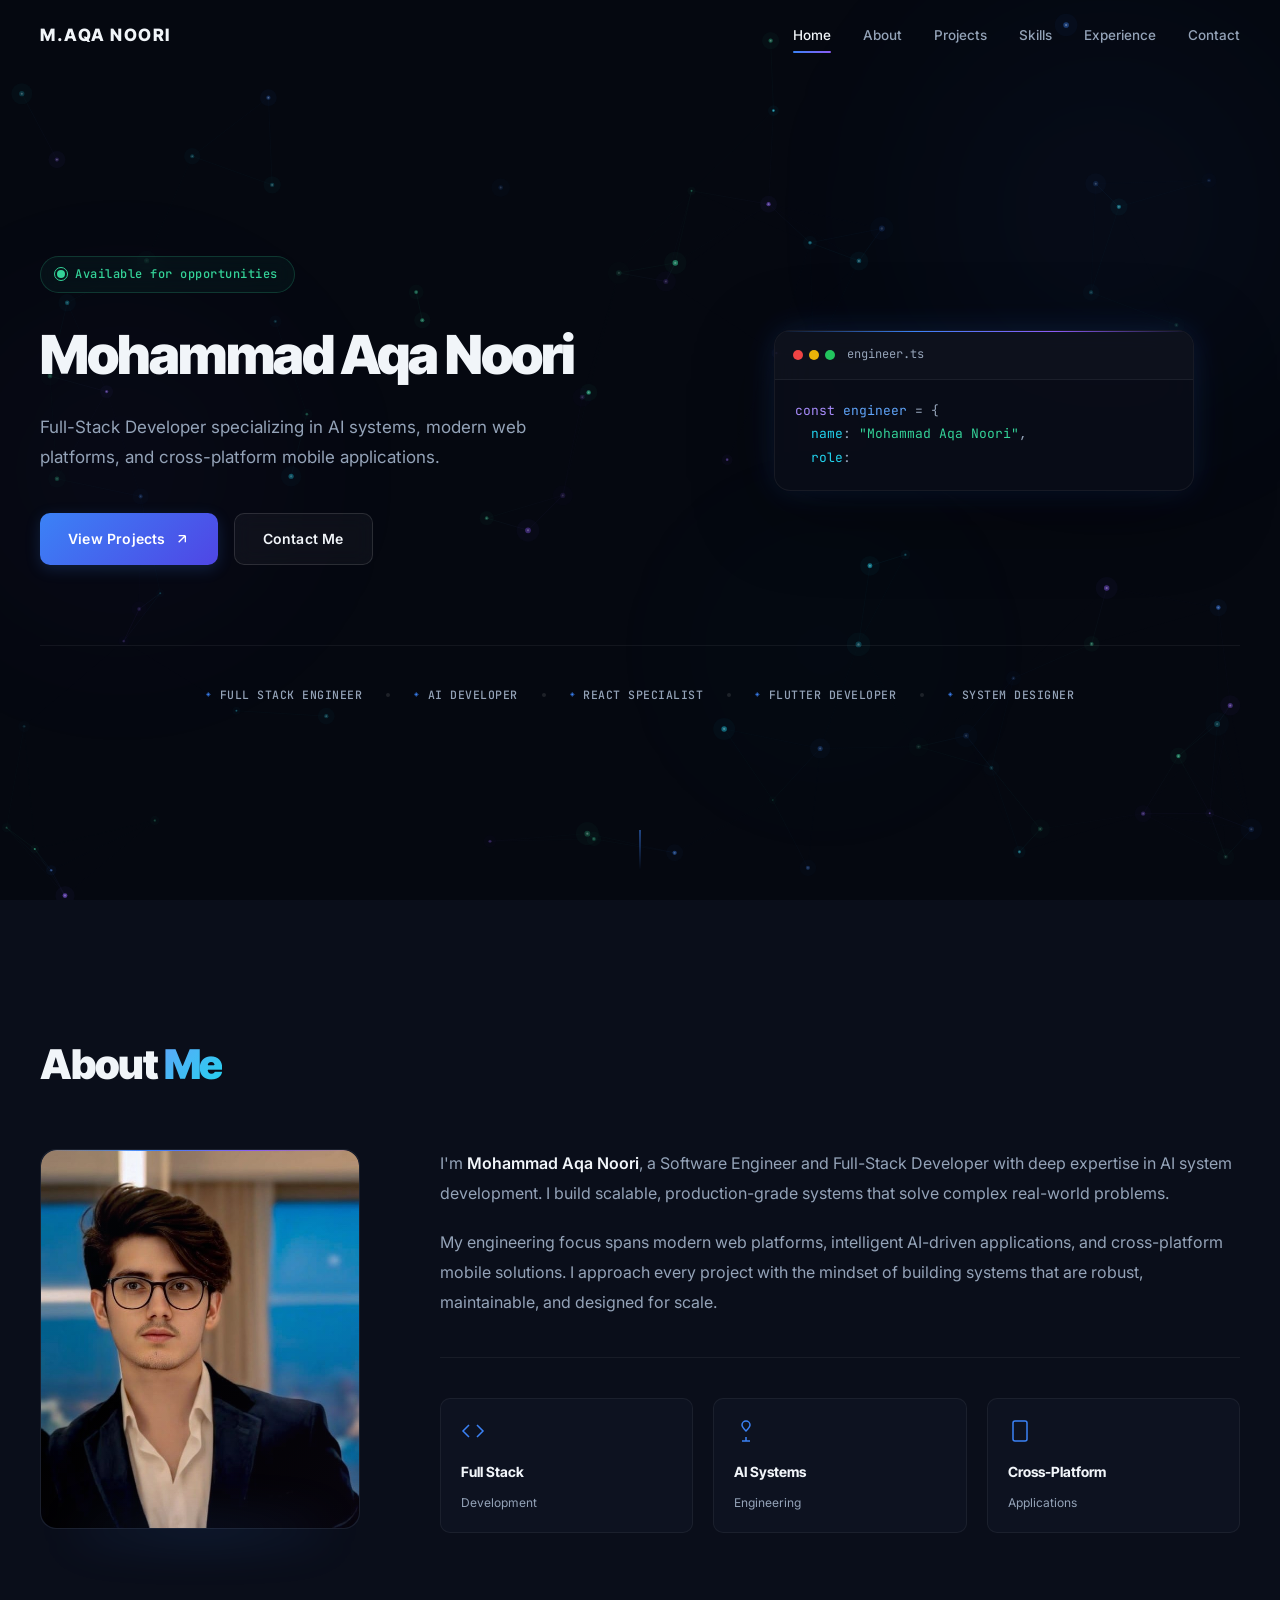
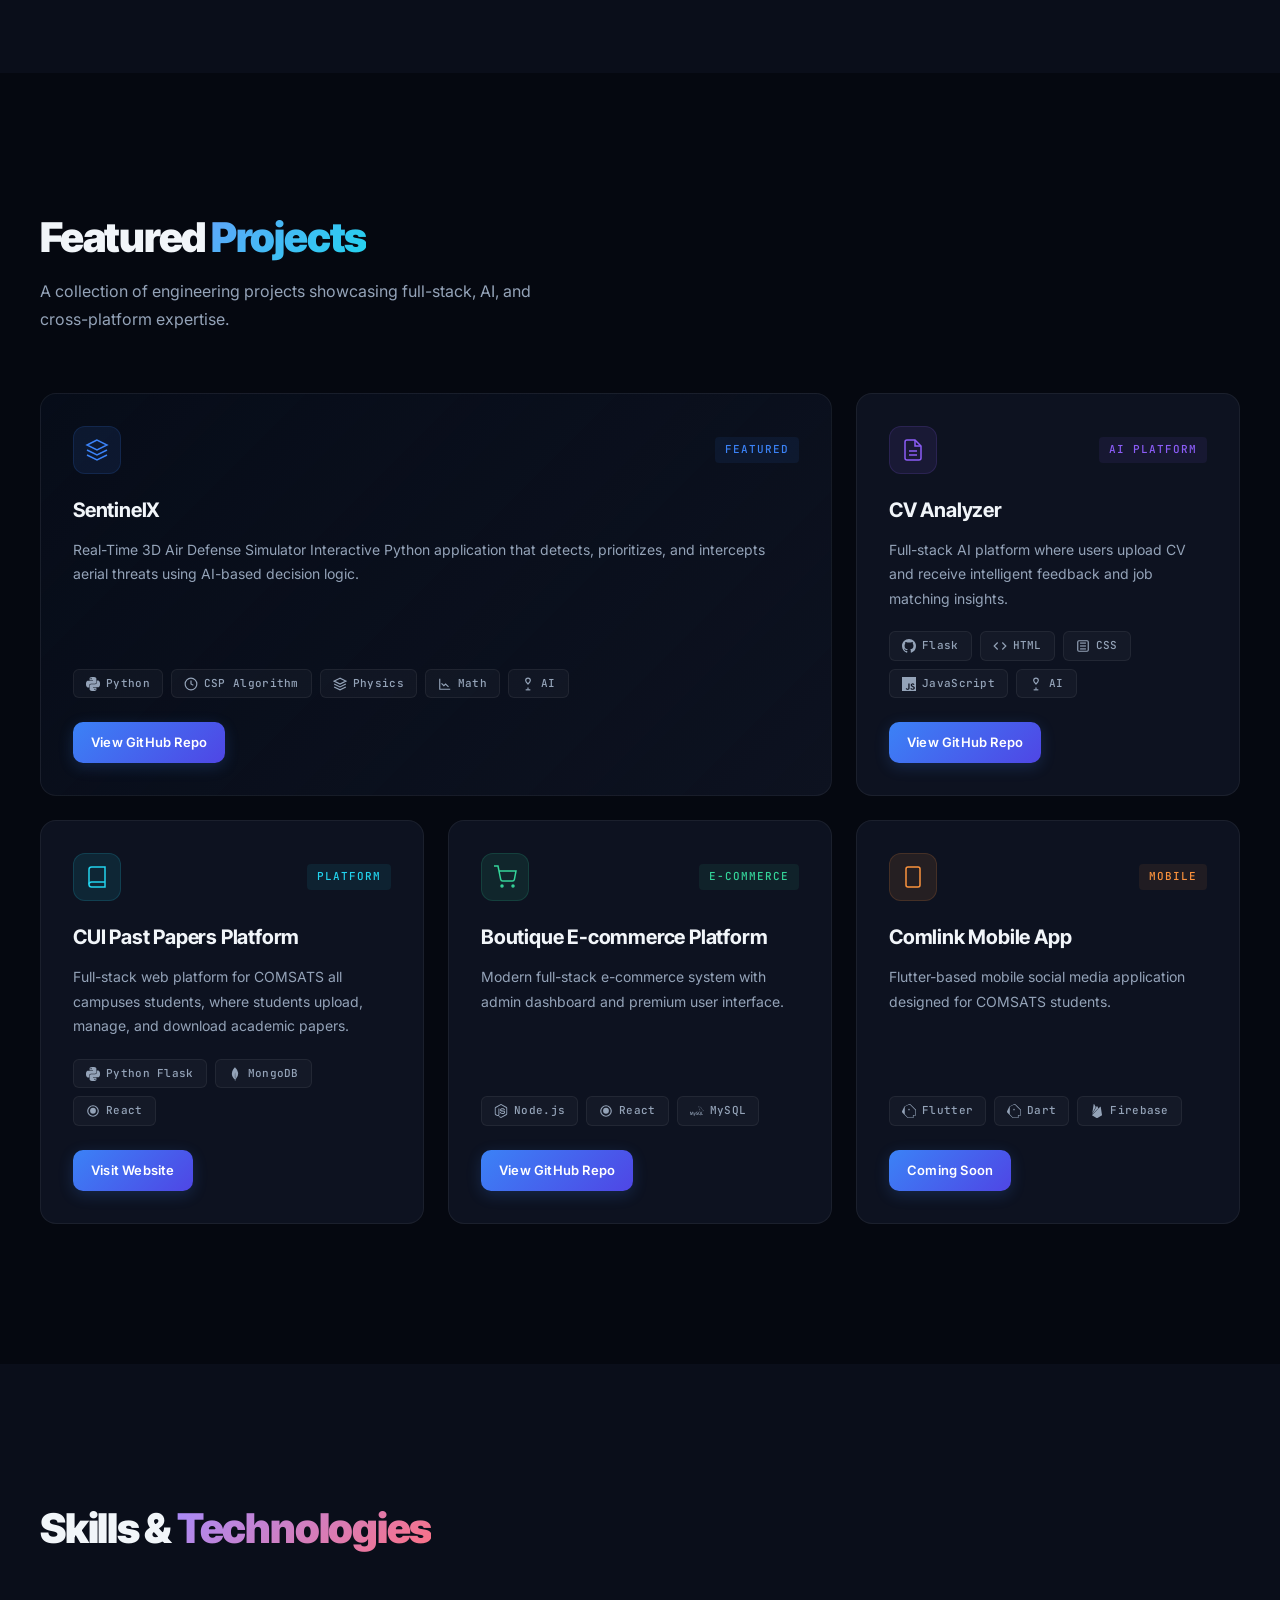
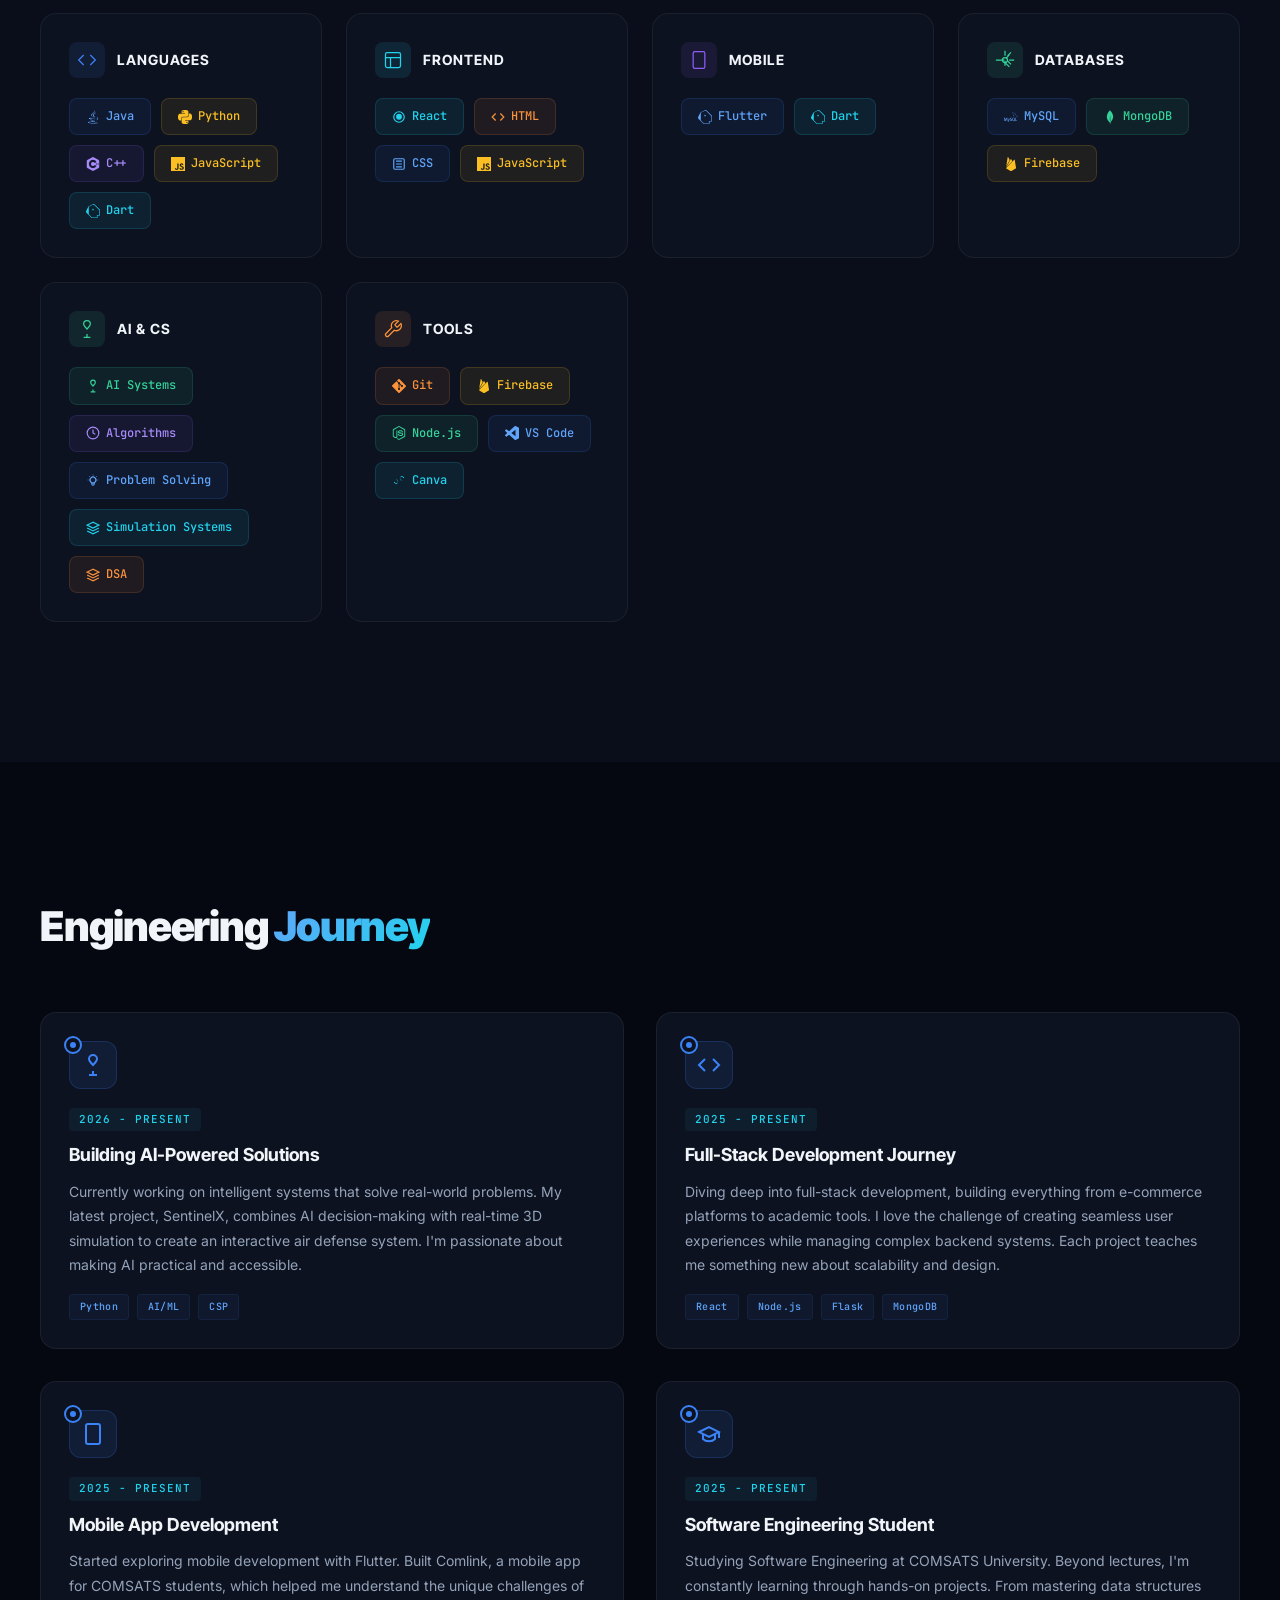
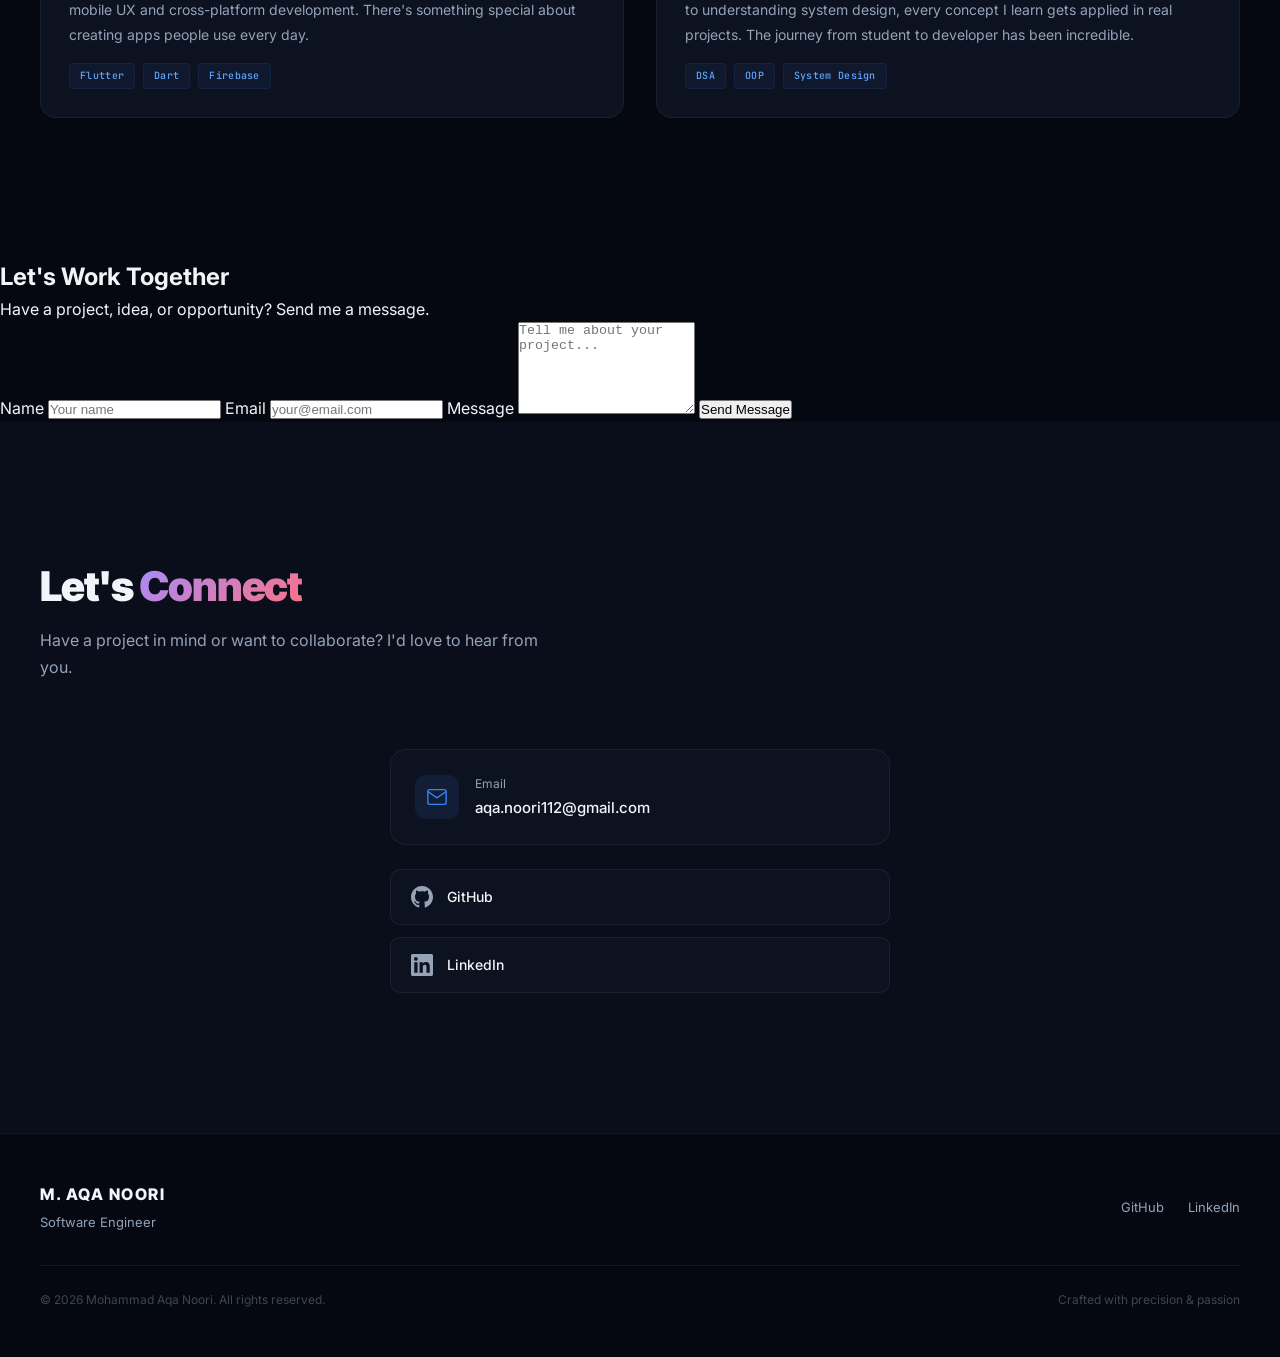
<file: index.html>
<!DOCTYPE html>
<html lang="en">
<head>
  <meta charset="UTF-8">
  <meta name="viewport" content="width=device-width, initial-scale=1.0">
  <title>Mohammad Aqa Noori — Software Engineer</title>
  <link rel="preconnect" href="https://fonts.googleapis.com">
  <link rel="preconnect" href="https://fonts.gstatic.com" crossorigin>
  <link href="https://fonts.googleapis.com/css2?family=Inter:wght@300;400;500;600;700&family=Inter+Tight:wght@600;700;800;900&family=JetBrains+Mono:wght@400;500&display=swap" rel="stylesheet">
  <link rel="stylesheet" href="style.css">
</head>
<body>

  <!-- Floating Gradient Orbs (background decoration) -->
  <div class="bg-orbs">
    <div class="orb orb-1"></div>
    <div class="orb orb-2"></div>
    <div class="orb orb-3"></div>
  </div>

  <!-- Navigation -->
  <nav class="nav" id="nav">
    <div class="nav-inner">
      <a href="#home" class="nav-logo">
        M.AQA NOORI
      </a>
      <div class="nav-links" id="navLinks">
        <a href="#home" class="nav-link">Home</a>
        <a href="#about" class="nav-link">About</a>
        <a href="#projects" class="nav-link">Projects</a>
        <a href="#skills" class="nav-link">Skills</a>
        <a href="#experience" class="nav-link">Experience</a>
        <a href="#contact" class="nav-link">Contact</a>
      </div>
      <button class="nav-toggle" id="navToggle" aria-label="Toggle menu">
        <span></span><span></span><span></span>
      </button>
    </div>
  </nav>

  <!-- Hero Section -->
  <section class="hero" id="home">
    <canvas id="heroCanvas"></canvas>
    <div class="hero-inner">
      <div class="hero-content">
        <div class="hero-badge">
          <span class="badge-pulse"></span>
          <span class="badge-text">Available for opportunities</span>
        </div>
        <h1 class="hero-title">
          <span class="title-line">Mohammad Aqa Noori</span>
        </h1>
        <p class="hero-sub">Full-Stack Developer specializing in AI systems, modern web platforms, and cross-platform mobile applications.</p>
        <div class="hero-buttons">
          <a href="#projects" class="btn btn-primary">
            <span>View Projects</span>
            <svg width="16" height="16" viewBox="0 0 24 24" fill="none" stroke="currentColor" stroke-width="2"><path d="M7 17L17 7M17 7H7M17 7v10"/></svg>
          </a>
          <a href="#contact" class="btn btn-secondary">Contact Me</a>
        </div>
      </div>
      <div class="hero-visual">
        <div class="hero-code-block">
          <div class="code-header">
            <div class="code-dots">
              <span class="dot dot-red"></span>
              <span class="dot dot-yellow"></span>
              <span class="dot dot-green"></span>
            </div>
            <span class="code-filename">engineer.ts</span>
          </div>
          <pre class="code-body"><code><span class="code-keyword">const</span> <span class="code-var">engineer</span> = {
  <span class="code-key">name</span>: <span class="code-string">"Mohammad Aqa Noori"</span>,
  <span class="code-key">role</span>: <span class="code-string">"Software Engineer"</span>,
  <span class="code-key">skills</span>: [
    <span class="code-string">"Full-Stack"</span>,
    <span class="code-string">"AI Systems"</span>,
    <span class="code-string">"Cross-Platform"</span>
  ],
  <span class="code-key">passion</span>: <span class="code-string">"Building the future"</span>,
  <span class="code-key">available</span>: <span class="code-bool">true</span>
};</code></pre>
        </div>
      </div>
    </div>
    <div class="hero-trust">
      <div class="trust-item"><span class="trust-icon">&#9672;</span> Full Stack Engineer</div>
      <div class="trust-sep"></div>
      <div class="trust-item"><span class="trust-icon">&#9672;</span> AI Developer</div>
      <div class="trust-sep"></div>
      <div class="trust-item"><span class="trust-icon">&#9672;</span> React Specialist</div>
      <div class="trust-sep"></div>
      <div class="trust-item"><span class="trust-icon">&#9672;</span> Flutter Developer</div>
      <div class="trust-sep"></div>
      <div class="trust-item"><span class="trust-icon">&#9672;</span> System Designer</div>
    </div>
    <div class="hero-scroll-indicator">
      <div class="scroll-line"></div>
    </div>
  </section>

  <!-- About Section -->
  <section class="section about" id="about">
    <div class="section-inner">
      <div class="section-header" data-aos>
        
        <h2 class="section-title">About <span class="text-gradient">Me</span></h2>
      </div>
      <div class="about-grid">
        <div class="about-image" data-aos>
          <div class="about-image-card">
            <div class="about-image-placeholder">
              <img src="noori.jpeg" alt="Mohammad Aqa Noori" class="profile-image">
            </div>
            <div class="about-image-glow"></div>
          </div>
        </div>
        <div class="about-content" data-aos>
          <p class="about-text">I'm <strong>Mohammad Aqa Noori</strong>, a Software Engineer and Full-Stack Developer with deep expertise in AI system development. I build scalable, production-grade systems that solve complex real-world problems.</p>
          <p class="about-text">My engineering focus spans modern web platforms, intelligent AI-driven applications, and cross-platform mobile solutions. I approach every project with the mindset of building systems that are robust, maintainable, and designed for scale.</p>
          <div class="about-stats">
            <div class="stat-card">
              <div class="stat-icon">
                <svg width="24" height="24" viewBox="0 0 24 24" fill="none" stroke="currentColor" stroke-width="1.5"><polyline points="16 18 22 12 16 6"/><polyline points="8 6 2 12 8 18"/></svg>
              </div>
              <span class="stat-value">Full Stack</span>
              <span class="stat-label">Development</span>
            </div>
            <div class="stat-card">
              <div class="stat-icon">
                <svg width="24" height="24" viewBox="0 0 24 24" fill="none" stroke="currentColor" stroke-width="1.5"><path d="M12 2a4 4 0 0 1 4 4c0 1.95-2 4-4 6-2-2-4-4.05-4-6a4 4 0 0 1 4-4z"/><path d="M12 18v4"/><path d="M8 22h8"/></svg>
              </div>
              <span class="stat-value">AI Systems</span>
              <span class="stat-label">Engineering</span>
            </div>
            <div class="stat-card">
              <div class="stat-icon">
                <svg width="24" height="24" viewBox="0 0 24 24" fill="none" stroke="currentColor" stroke-width="1.5"><rect x="5" y="2" width="14" height="20" rx="2" ry="2"/><line x1="12" y1="18" x2="12.01" y2="18"/></svg>
              </div>
              <span class="stat-value">Cross-Platform</span>
              <span class="stat-label">Applications</span>
            </div>
          </div>
        </div>
      </div>
    </div>
  </section>

  <!-- Projects Section -->
  <section class="section projects" id="projects">
    <div class="section-inner">
      <div class="section-header" data-aos>
        <h2 class="section-title">Featured <span class="text-gradient">Projects</span></h2>
        <p class="section-desc">A collection of engineering projects showcasing full-stack, AI, and cross-platform expertise.</p>
      </div>
      <div class="projects-grid">

        <article class="project-card project-card-featured" data-aos>
          <div class="project-card-glow"></div>
          <div class="project-header">
            <div class="project-icon">
              <svg width="24" height="24" viewBox="0 0 24 24" fill="none" stroke="currentColor" stroke-width="1.5"><path d="M12 2L2 7l10 5 10-5-10-5zM2 17l10 5 10-5M2 12l10 5 10-5"/></svg>
            </div>
            <span class="project-label">Featured</span>
          </div>
          <h3 class="project-title">SentinelX  </h3>
          <p class="project-desc">Real-Time 3D Air Defense Simulator Interactive Python application that detects, prioritizes, and intercepts aerial threats using AI-based decision logic.</p>
          <div class="project-tags">
            <span class="tag">
              <svg class="tag-icon" viewBox="0 0 24 24" fill="currentColor"><path d="M14.25.18l.9.2.73.26.59.3.45.32.34.34.25.34.16.33.1.3.04.26.02.2-.01.13V8.5l-.05.63-.13.55-.21.46-.26.38-.3.31-.33.25-.35.19-.35.14-.33.1-.3.07-.26.04-.21.02H8.77l-.69.05-.59.14-.5.22-.41.27-.33.32-.27.35-.2.36-.15.37-.1.35-.07.32-.04.27-.02.21v3.06H3.17l-.21-.03-.28-.07-.32-.12-.35-.18-.36-.26-.36-.36-.35-.46-.32-.59-.28-.73-.21-.88-.14-1.05-.05-1.23.06-1.22.16-1.04.24-.87.32-.71.36-.57.4-.44.42-.33.42-.24.4-.16.36-.1.32-.05.24-.01h.16l.06.01h8.16v-.83H6.18l-.01-2.75-.02-.37.05-.34.11-.31.17-.28.25-.26.31-.23.38-.2.44-.18.51-.15.58-.12.64-.1.71-.06.77-.04.84-.02 1.27.05zm-6.3 1.98l-.23.33-.08.41.08.41.23.34.33.22.41.09.41-.09.33-.22.23-.34.08-.41-.08-.41-.23-.33-.33-.22-.41-.09-.41.09zm13.09 3.95l.28.06.32.12.35.18.36.27.36.35.35.47.32.59.28.73.21.88.14 1.04.05 1.23-.06 1.23-.16 1.04-.24.86-.32.71-.36.57-.4.45-.42.33-.42.24-.4.16-.36.09-.32.05-.24.02-.16-.01h-8.22v.82h5.84l.01 2.76.02.36-.05.34-.11.31-.17.29-.25.25-.31.24-.38.2-.44.17-.51.15-.58.13-.64.09-.71.07-.77.04-.84.01-1.27-.04-1.07-.14-.9-.2-.73-.25-.59-.3-.45-.33-.34-.34-.25-.34-.16-.33-.1-.3-.04-.25-.02-.2.01-.13v-5.34l.05-.64.13-.54.21-.46.26-.38.3-.32.33-.24.35-.2.35-.14.33-.1.3-.06.26-.04.21-.02.13-.01h5.84l.69-.05.59-.14.5-.21.41-.28.33-.32.27-.35.2-.36.15-.36.1-.35.07-.32.04-.28.02-.21V6.07h2.09l.14.01zm-6.47 14.25l-.23.33-.08.41.08.41.23.33.33.23.41.08.41-.08.33-.23.23-.33.08-.41-.08-.41-.23-.33-.33-.23-.41-.08-.41.08z"/></svg>
              Python
            </span>
            <span class="tag">
              <svg class="tag-icon" viewBox="0 0 24 24" fill="none" stroke="currentColor" stroke-width="2"><circle cx="12" cy="12" r="10"/><path d="M12 6v6l4 2"/></svg>
              CSP Algorithm
            </span>
            <span class="tag">
              <svg class="tag-icon" viewBox="0 0 24 24" fill="none" stroke="currentColor" stroke-width="2"><path d="M12 2L2 7l10 5 10-5-10-5z"/><path d="M2 17l10 5 10-5"/><path d="M2 12l10 5 10-5"/></svg>
              Physics
            </span>
            <span class="tag">
              <svg class="tag-icon" viewBox="0 0 24 24" fill="none" stroke="currentColor" stroke-width="2"><path d="M3 3v18h18"/><path d="M18 17l-5-5-3 3-4-4"/></svg>
              Math
            </span>
            <span class="tag">
              <svg class="tag-icon" viewBox="0 0 24 24" fill="none" stroke="currentColor" stroke-width="2"><path d="M12 2a4 4 0 0 1 4 4c0 1.95-2 4-4 6-2-2-4-4.05-4-6a4 4 0 0 1 4-4z"/><path d="M12 18v4"/><path d="M8 22h8"/></svg>
              AI
            </span>
          </div>
          <div class="project-actions">
            <a href="https://github.com/MohammadAqaNoori/SentinelX-AI_Final_project" target="_blank" class="btn btn-sm btn-primary"><span>View GitHub Repo</span></a>
          </div>
        </article>

        <article class="project-card" data-aos>
          <div class="project-card-glow"></div>
          <div class="project-header">
            <div class="project-icon icon-violet">
              <svg width="24" height="24" viewBox="0 0 24 24" fill="none" stroke="currentColor" stroke-width="1.5"><path d="M14 2H6a2 2 0 0 0-2 2v16a2 2 0 0 0 2 2h12a2 2 0 0 0 2-2V8z"/><polyline points="14 2 14 8 20 8"/><line x1="16" y1="13" x2="8" y2="13"/><line x1="16" y1="17" x2="8" y2="17"/></svg>
            </div>
            <span class="project-label label-violet">AI Platform</span>
          </div>
          <h3 class="project-title">CV Analyzer</h3>
          <p class="project-desc">Full-stack AI platform where users upload CV and receive intelligent feedback and job matching insights.</p>
          <div class="project-tags">
            <span class="tag">
              <svg class="tag-icon" viewBox="0 0 24 24" fill="currentColor"><path d="M12 0C5.37 0 0 5.37 0 12c0 5.31 3.435 9.795 8.205 11.385.6.105.825-.255.825-.57 0-.285-.015-1.23-.015-2.235-3.015.555-3.795-.735-4.035-1.41-.135-.345-.72-1.41-1.23-1.695-.42-.225-1.02-.78-.015-.795.945-.015 1.62.87 1.845 1.23 1.08 1.815 2.805 1.305 3.495.99.105-.78.42-1.305.765-1.605-2.67-.3-5.46-1.335-5.46-5.925 0-1.305.465-2.385 1.23-3.225-.12-.3-.54-1.53.12-3.18 0 0 1.005-.315 3.3 1.23.96-.27 1.98-.405 3-.405s2.04.135 3 .405c2.295-1.56 3.3-1.23 3.3-1.23.66 1.65.24 2.88.12 3.18.765.84 1.23 1.905 1.23 3.225 0 4.605-2.805 5.625-5.475 5.925.435.375.81 1.095.81 2.22 0 1.605-.015 2.895-.015 3.3 0 .315.225.69.825.57A12.02 12.02 0 0024 12c0-6.63-5.37-12-12-12z"/></svg>
              Flask
            </span>
            <span class="tag">
              <svg class="tag-icon" viewBox="0 0 24 24" fill="none" stroke="currentColor" stroke-width="2"><polyline points="16 18 22 12 16 6"/><polyline points="8 6 2 12 8 18"/></svg>
              HTML
            </span>
            <span class="tag">
              <svg class="tag-icon" viewBox="0 0 24 24" fill="none" stroke="currentColor" stroke-width="2"><rect x="3" y="3" width="18" height="18" rx="2"/><path d="M7 7h10"/><path d="M7 12h10"/><path d="M7 17h10"/></svg>
              CSS
            </span>
            <span class="tag">
              <svg class="tag-icon" viewBox="0 0 24 24" fill="currentColor"><path d="M0 0h24v24H0V0zm22.034 18.276c-.175-1.095-.888-2.015-3.003-2.873-.736-.345-1.554-.585-1.797-1.14-.091-.33-.105-.51-.046-.705.15-.646.915-.84 1.515-.66.39.12.75.42.976.9 1.034-.676 1.034-.676 1.755-1.125-.27-.42-.404-.601-.586-.78-.63-.705-1.469-1.065-2.834-1.034l-.705.089c-.676.165-1.32.525-1.71 1.005-1.14 1.291-.811 3.541.569 4.471 1.365 1.02 3.361 1.244 3.616 2.205.24 1.17-.87 1.545-1.966 1.41-.811-.18-1.26-.586-1.755-1.336l-1.83 1.051c.21.48.45.689.81 1.109 1.74 1.756 6.09 1.666 6.871-1.004.029-.09.24-.705.074-1.65l.046.067zm-8.983-7.245h-2.248c0 1.938-.009 3.864-.009 5.805 0 1.232.063 2.363-.138 2.711-.33.689-1.18.601-1.566.48-.396-.196-.597-.466-.83-.855-.063-.105-.11-.196-.127-.196l-1.825 1.125c.305.63.75 1.172 1.324 1.517.855.51 2.004.675 3.207.405.783-.226 1.458-.691 1.811-1.411.51-.93.402-2.07.397-3.346.012-2.054 0-4.109 0-6.179l.004-.056z"/></svg>
              JavaScript
            </span>
            <span class="tag">
              <svg class="tag-icon" viewBox="0 0 24 24" fill="none" stroke="currentColor" stroke-width="2"><path d="M12 2a4 4 0 0 1 4 4c0 1.95-2 4-4 6-2-2-4-4.05-4-6a4 4 0 0 1 4-4z"/><path d="M12 18v4"/><path d="M8 22h8"/></svg>
              AI
            </span>
          </div>
          <div class="project-actions">
            <a href="https://github.com/MohammadAqaNoori/Smart-Resume-Analyzer" target="_blank" class="btn btn-sm btn-primary"><span>View GitHub Repo</span></a>
          </div>
        </article>

        <article class="project-card" data-aos>
          <div class="project-card-glow"></div>
          <div class="project-header">
            <div class="project-icon icon-cyan">
              <svg width="24" height="24" viewBox="0 0 24 24" fill="none" stroke="currentColor" stroke-width="1.5"><path d="M4 19.5A2.5 2.5 0 0 1 6.5 17H20"/><path d="M6.5 2H20v20H6.5A2.5 2.5 0 0 1 4 19.5v-15A2.5 2.5 0 0 1 6.5 2z"/></svg>
            </div>
            <span class="project-label label-cyan">Platform</span>
          </div>
          <h3 class="project-title">CUI Past Papers Platform</h3>
          <p class="project-desc">Full-stack web platform for COMSATS all campuses students, where students upload, manage, and download academic papers.</p>
          <div class="project-tags">
            <span class="tag">
              <svg class="tag-icon" viewBox="0 0 24 24" fill="currentColor"><path d="M14.25.18l.9.2.73.26.59.3.45.32.34.34.25.34.16.33.1.3.04.26.02.2-.01.13V8.5l-.05.63-.13.55-.21.46-.26.38-.3.31-.33.25-.35.19-.35.14-.33.1-.3.07-.26.04-.21.02H8.77l-.69.05-.59.14-.5.22-.41.27-.33.32-.27.35-.2.36-.15.37-.1.35-.07.32-.04.27-.02.21v3.06H3.17l-.21-.03-.28-.07-.32-.12-.35-.18-.36-.26-.36-.36-.35-.46-.32-.59-.28-.73-.21-.88-.14-1.05-.05-1.23.06-1.22.16-1.04.24-.87.32-.71.36-.57.4-.44.42-.33.42-.24.4-.16.36-.1.32-.05.24-.01h.16l.06.01h8.16v-.83H6.18l-.01-2.75-.02-.37.05-.34.11-.31.17-.28.25-.26.31-.23.38-.2.44-.18.51-.15.58-.12.64-.1.71-.06.77-.04.84-.02 1.27.05zm-6.3 1.98l-.23.33-.08.41.08.41.23.34.33.22.41.09.41-.09.33-.22.23-.34.08-.41-.08-.41-.23-.33-.33-.22-.41-.09-.41.09zm13.09 3.95l.28.06.32.12.35.18.36.27.36.35.35.47.32.59.28.73.21.88.14 1.04.05 1.23-.06 1.23-.16 1.04-.24.86-.32.71-.36.57-.4.45-.42.33-.42.24-.4.16-.36.09-.32.05-.24.02-.16-.01h-8.22v.82h5.84l.01 2.76.02.36-.05.34-.11.31-.17.29-.25.25-.31.24-.38.2-.44.17-.51.15-.58.13-.64.09-.71.07-.77.04-.84.01-1.27-.04-1.07-.14-.9-.2-.73-.25-.59-.3-.45-.33-.34-.34-.25-.34-.16-.33-.1-.3-.04-.25-.02-.2.01-.13v-5.34l.05-.64.13-.54.21-.46.26-.38.3-.32.33-.24.35-.2.35-.14.33-.1.3-.06.26-.04.21-.02.13-.01h5.84l.69-.05.59-.14.5-.21.41-.28.33-.32.27-.35.2-.36.15-.36.1-.35.07-.32.04-.28.02-.21V6.07h2.09l.14.01zm-6.47 14.25l-.23.33-.08.41.08.41.23.33.33.23.41.08.41-.08.33-.23.23-.33.08-.41-.08-.41-.23-.33-.33-.23-.41-.08-.41.08z"/></svg>
              Python Flask
            </span>
            <span class="tag">
              <svg class="tag-icon" viewBox="0 0 24 24" fill="currentColor"><path d="M17.193 9.555c-1.264-5.58-4.252-7.414-4.573-8.115-.28-.394-.53-.954-.735-1.44-.036.495-.055.685-.523 1.184-.723.566-4.438 3.682-4.74 10.02-.282 5.912 4.27 9.435 4.888 9.884l.07.05A73.49 73.49 0 0111.91 24h.481c.114-1.032.284-2.056.51-3.07.417-.296.604-.463.85-.693a11.342 11.342 0 003.639-8.464c.01-.814-.103-1.662-.197-2.218zm-5.336 8.195s0-8.291.275-8.29c.213 0 .49 10.695.49 10.695-.381-.045-.765-1.76-.765-2.405z"/></svg>
              MongoDB
            </span>
            <span class="tag">
              <svg class="tag-icon" viewBox="0 0 24 24" fill="currentColor"><circle cx="12" cy="12" r="2.2"/><path d="M12 2a10 10 0 110 20 10 10 0 010-20zm0 2a8 8 0 100 16 8 8 0 000-16zm-5 7.5a5 5 0 1110 0 5 5 0 01-10 0z"/></svg>
              React
            </span>
          </div>
          <div class="project-actions">
            <a href="https://cui-past-papers.vercel.app/" target="_blank" class="btn btn-sm btn-primary"><span>Visit Website</span></a>
          </div>
        </article>

        <article class="project-card" data-aos>
          <div class="project-card-glow"></div>
          <div class="project-header">
            <div class="project-icon icon-emerald">
              <svg width="24" height="24" viewBox="0 0 24 24" fill="none" stroke="currentColor" stroke-width="1.5"><circle cx="9" cy="21" r="1"/><circle cx="20" cy="21" r="1"/><path d="M1 1h4l2.68 13.39a2 2 0 0 0 2 1.61h9.72a2 2 0 0 0 2-1.61L23 6H6"/></svg>
            </div>
            <span class="project-label label-emerald">E-commerce</span>
          </div>
          <h3 class="project-title">Boutique E-commerce Platform</h3>
          <p class="project-desc">Modern full-stack e-commerce system with admin dashboard and premium user interface.</p>
          <div class="project-tags">
            <span class="tag">
              <svg class="tag-icon" viewBox="0 0 24 24" fill="currentColor"><path d="M11.998,24c-0.321,0-0.641-0.084-0.922-0.247l-2.936-1.737c-0.438-0.245-0.224-0.332-0.08-0.383 c0.585-0.203,0.703-0.25,1.328-0.604c0.065-0.037,0.151-0.023,0.218,0.017l2.256,1.339c0.082,0.045,0.197,0.045,0.272,0l8.795-5.076 c0.082-0.047,0.134-0.141,0.134-0.238V6.921c0-0.099-0.053-0.192-0.137-0.242l-8.791-5.072c-0.081-0.047-0.189-0.047-0.271,0 L3.075,6.68C2.99,6.729,2.936,6.825,2.936,6.921v10.15c0,0.097,0.054,0.189,0.139,0.235l2.409,1.392 c1.307,0.654,2.108-0.116,2.108-0.89V7.787c0-0.142,0.114-0.253,0.256-0.253h1.115c0.139,0,0.255,0.112,0.255,0.253v10.021 c0,1.745-0.95,2.745-2.604,2.745c-0.508,0-0.909,0-2.026-0.551L2.28,18.675c-0.57-0.329-0.922-0.945-0.922-1.604V6.921 c0-0.659,0.353-1.275,0.922-1.603l8.795-5.082c0.557-0.315,1.296-0.315,1.848,0l8.794,5.082c0.57,0.329,0.924,0.944,0.924,1.603 v10.15c0,0.659-0.354,1.273-0.924,1.604l-8.794,5.078C12.643,23.916,12.324,24,11.998,24z M19.099,13.993 c0-1.9-1.284-2.406-3.987-2.763c-2.731-0.361-3.009-0.548-3.009-1.187c0-0.528,0.235-1.233,2.258-1.233 c1.807,0,2.473,0.389,2.747,1.607c0.024,0.115,0.129,0.199,0.247,0.199h1.141c0.071,0,0.138-0.031,0.186-0.081 c0.048-0.054,0.074-0.123,0.067-0.196c-0.177-2.098-1.571-3.076-4.388-3.076c-2.508,0-4.004,1.058-4.004,2.833 c0,1.925,1.488,2.457,3.895,2.695c2.88,0.282,3.103,0.703,3.103,1.269c0,0.983-0.789,1.402-2.642,1.402 c-2.327,0-2.839-0.584-3.011-1.742c-0.02-0.124-0.126-0.215-0.253-0.215h-1.137c-0.141,0-0.254,0.112-0.254,0.253 c0,1.482,0.806,3.248,4.655,3.248C17.501,17.007,19.099,15.91,19.099,13.993z"/></svg>
              Node.js
            </span>
            <span class="tag">
              <svg class="tag-icon" viewBox="0 0 24 24" fill="currentColor"><circle cx="12" cy="12" r="2.2"/><path d="M12 2a10 10 0 110 20 10 10 0 010-20zm0 2a8 8 0 100 16 8 8 0 000-16zm-5 7.5a5 5 0 1110 0 5 5 0 01-10 0z"/></svg>
              React
            </span>
            <span class="tag">
              <svg class="tag-icon" viewBox="0 0 24 24" fill="currentColor"><path d="M16.405 5.501c-.115 0-.193.014-.274.033v.013h.014c.054.104.146.18.214.273.054.107.1.214.154.32l.014-.015c.094-.066.14-.172.14-.333-.04-.047-.046-.094-.08-.14-.04-.067-.126-.1-.18-.153zM5.77 18.695h-.927a50.854 50.854 0 00-.27-4.41h-.008l-1.41 4.41H2.45l-1.4-4.41h-.01a72.892 72.892 0 00-.195 4.41H0c.055-1.966.192-3.81.41-5.53h1.15l1.335 4.064h.008l1.347-4.064h1.095c.242 2.015.384 3.86.428 5.53zm4.017-4.08c-.378 2.045-.876 3.533-1.492 4.46-.482.716-1.01 1.073-1.583 1.073-.153 0-.34-.046-.566-.138v-.494c.11.017.24.026.386.026.268 0 .483-.075.647-.222.197-.18.295-.382.295-.605 0-.155-.077-.47-.23-.944L6.23 14.615h.91l.727 2.36c.164.536.233.91.205 1.123.4-1.064.678-2.227.835-3.483zm12.325 4.08h-2.63v-5.53h.885v4.85h1.745zm-3.32.135l-1.016-.5c.09-.076.177-.158.255-.25.433-.506.648-1.258.648-2.253 0-1.83-.718-2.746-2.155-2.746-.704 0-1.254.232-1.65.697-.43.508-.646 1.256-.646 2.245 0 .972.19 1.686.574 2.14.35.41.877.615 1.583.615.264 0 .506-.033.725-.098l1.325.772.36-.622zM15.5 17.588c-.225-.36-.337-.94-.337-1.736 0-1.393.424-2.09 1.27-2.09.443 0 .77.167.977.5.224.362.336.936.336 1.723 0 1.404-.424 2.108-1.27 2.108-.445 0-.77-.167-.978-.5zm-1.658-.425c0 .47-.172.856-.516 1.156-.344.3-.803.45-1.384.45-.543 0-1.064-.172-1.573-.515l.237-.476c.438.22.833.328 1.19.328.332 0 .593-.073.783-.22a.754.754 0 00.3-.615c0-.33-.23-.61-.648-.845-.388-.213-1.163-.657-1.163-.657-.422-.307-.632-.636-.632-1.177 0-.45.157-.81.47-1.085.315-.278.72-.415 1.22-.415.512 0 .98.136 1.4.41l-.213.476a2.726 2.726 0 00-1.064-.23c-.283 0-.502.068-.654.206a.685.685 0 00-.248.524c0 .328.234.61.666.85.393.215 1.187.67 1.187.67.433.305.648.63.648 1.168zm9.382-5.852c-.535-.014-.95.04-1.297.188-.1.04-.26.04-.274.167.055.053.063.14.11.214.08.134.218.313.346.407.14.11.28.216.427.31.26.16.555.255.81.416.145.094.293.213.44.313.073.05.12.14.214.172v-.02c-.046-.06-.06-.147-.105-.214-.067-.067-.134-.127-.2-.193a3.223 3.223 0 00-.695-.675c-.214-.146-.682-.35-.77-.595l-.013-.014c.146-.013.32-.066.46-.106.227-.06.435-.047.67-.106.106-.027.213-.06.32-.094v-.06c-.12-.12-.21-.283-.334-.395a8.867 8.867 0 00-1.104-.823c-.21-.134-.476-.22-.697-.334-.08-.04-.214-.06-.26-.127-.12-.146-.19-.34-.275-.514a17.69 17.69 0 01-.547-1.163c-.12-.262-.193-.523-.34-.763-.69-1.137-1.437-1.826-2.586-2.5-.247-.14-.543-.2-.856-.274-.167-.008-.334-.02-.5-.027-.11-.047-.216-.174-.31-.235-.38-.24-1.364-.76-1.644-.072-.18.434.267.862.422 1.082.115.153.26.328.34.5.047.116.06.235.107.356.106.294.207.622.347.897.073.14.153.287.247.413.054.073.146.107.167.227-.094.136-.1.334-.154.5-.24.757-.146 1.693.194 2.25.107.166.362.534.703.393.3-.12.234-.5.32-.835.02-.08.007-.133.048-.187v.015c.094.188.188.367.274.555.206.328.566.668.867.895.16.12.287.328.487.402v-.02h-.015c-.043-.058-.1-.086-.154-.133a3.445 3.445 0 01-.35-.4 8.76 8.76 0 01-.747-1.218c-.11-.21-.202-.436-.29-.643-.04-.08-.04-.2-.107-.24-.1.146-.247.273-.32.453-.127.288-.14.642-.188 1.01-.027.007-.014 0-.027.014-.214-.052-.287-.274-.367-.46-.2-.475-.233-1.238-.06-1.785.047-.14.247-.582.167-.716-.042-.127-.174-.2-.247-.303a2.478 2.478 0 01-.24-.427c-.16-.374-.24-.788-.414-1.162-.08-.173-.22-.354-.334-.513-.127-.18-.267-.307-.368-.52-.033-.073-.08-.194-.027-.274.014-.054.042-.075.094-.09.088-.072.335.022.422.062.247.1.455.194.662.334.094.066.195.193.315.226h.14c.214.047.455.014.655.073.355.114.675.28.962.46a5.953 5.953 0 012.085 2.286c.08.154.115.295.188.455.14.33.313.663.455.982.14.315.275.636.476.897.1.14.502.213.682.286.133.06.34.115.46.188.23.14.454.3.67.454.11.076.443.243.463.378z"/></svg>
              MySQL
            </span>
          </div>
          <div class="project-actions">
            <a href="https://github.com/MohammadAqaNoori" target="_blank" class="btn btn-sm btn-primary"><span>View GitHub Repo</span></a>
          </div>
        </article>

        <article class="project-card" data-aos>
          <div class="project-card-glow"></div>
          <div class="project-header">
            <div class="project-icon icon-orange">
              <svg width="24" height="24" viewBox="0 0 24 24" fill="none" stroke="currentColor" stroke-width="1.5"><rect x="5" y="2" width="14" height="20" rx="2" ry="2"/><line x1="12" y1="18" x2="12.01" y2="18"/></svg>
            </div>
            <span class="project-label label-orange">Mobile</span>
          </div>
          <h3 class="project-title">Comlink Mobile App</h3>
          <p class="project-desc">Flutter-based mobile social media application designed for COMSATS students.</p>
          <div class="project-tags">
            <span class="tag">
              <svg class="tag-icon" viewBox="0 0 24 24" fill="currentColor"><path d="M4.105 4.105S9.158 1.58 11.684.316a3.079 3.079 0 0 1 1.481-.315c.766.047 1.677.788 1.677.788L24 9.948v9.789h-4.263V24H9.789l-9-9C.303 14.5 0 13.795 0 13.105c0-.319.18-.818.316-1.105l3.789-7.895zm.679.679v11.787c.002.543.021 1.024.498 1.508L10.204 23h8.533v-4.263h4.263V10.79L13.684 1.474c-.003-.002-.006-.002-.009-.004-.812-.378-1.353-.143-1.353-.143a1.607 1.607 0 0 0-.631.143L4.784 4.784zM12 8c.828 0 1.5.672 1.5 1.5S12.828 11 12 11s-1.5-.672-1.5-1.5S11.172 8 12 8zm0 1c-.276 0-.5.224-.5.5s.224.5.5.5.5-.224.5-.5-.224-.5-.5-.5z"/></svg>
              Flutter
            </span>
            <span class="tag">
              <svg class="tag-icon" viewBox="0 0 24 24" fill="currentColor"><path d="M4.105 4.105S9.158 1.58 11.684.316a3.079 3.079 0 0 1 1.481-.315c.766.047 1.677.788 1.677.788L24 9.948v9.789h-4.263V24H9.789l-9-9C.303 14.5 0 13.795 0 13.105c0-.319.18-.818.316-1.105l3.789-7.895zm.679.679v11.787c.002.543.021 1.024.498 1.508L10.204 23h8.533v-4.263h4.263V10.79L13.684 1.474c-.003-.002-.006-.002-.009-.004-.812-.378-1.353-.143-1.353-.143a1.607 1.607 0 0 0-.631.143L4.784 4.784zM12 8c.828 0 1.5.672 1.5 1.5S12.828 11 12 11s-1.5-.672-1.5-1.5S11.172 8 12 8zm0 1c-.276 0-.5.224-.5.5s.224.5.5.5.5-.224.5-.5-.224-.5-.5-.5z"/></svg>
              Dart
            </span>
            <span class="tag">
              <svg class="tag-icon" viewBox="0 0 24 24" fill="currentColor"><path d="M3.89 15.672L6.255.461A.542.542 0 017.27.288l2.543 4.771zm16.794 3.692l-2.25-14.203a.542.542 0 00-.919-.295L3.316 19.365l7.856 4.427a1.621 1.621 0 001.588 0zM14.3 7.147l-1.82-3.482a.542.542 0 00-.96 0L3.53 17.984z"/></svg>
              Firebase
            </span>
          </div>
          <div class="project-actions">
            <a href="#" class="btn btn-sm btn-primary"><span>Coming Soon</span></a>
          </div>
        </article>

      </div>
    </div>
  </section>

  <!-- Skills Section -->
  <section class="section skills" id="skills">
    <div class="section-inner">
      <div class="section-header" data-aos>
        <h2 class="section-title">Skills & <span class="text-gradient-violet">Technologies</span></h2>
      </div>
      <div class="skills-grid">

        <div class="skill-group" data-aos>
          <div class="skill-group-header">
            <div class="skill-group-icon">
              <svg width="20" height="20" viewBox="0 0 24 24" fill="none" stroke="currentColor" stroke-width="1.5"><polyline points="16 18 22 12 16 6"/><polyline points="8 6 2 12 8 18"/></svg>
            </div>
            <h3 class="skill-group-title">Languages</h3>
          </div>
          <div class="skill-items">
            <div class="skill-badge" data-color="blue">
              <svg class="skill-icon" viewBox="0 0 24 24" fill="currentColor"><path d="M8.851 18.56s-.917.534.653.714c1.902.218 2.874.187 4.969-.211 0 0 .552.346 1.321.646-4.699 2.013-10.633-.118-6.943-1.149M8.276 15.933s-1.028.761.542.924c2.032.209 3.636.227 6.413-.308 0 0 .384.389.987.602-5.679 1.661-12.007.13-7.942-1.218M13.116 11.475c1.158 1.333-.304 2.533-.304 2.533s2.939-1.518 1.589-3.418c-1.261-1.772-2.228-2.652 3.007-5.688 0-.001-8.216 2.051-4.292 6.573M19.33 20.504s.679.559-.747.991c-2.712.822-11.288 1.069-13.669.033-.856-.373.75-.89 1.254-.998.527-.114.828-.093.828-.093-.953-.671-6.156 1.317-2.643 1.887 9.58 1.553 17.462-.7 14.977-1.82M9.292 13.21s-4.362 1.036-1.544 1.412c1.189.159 3.561.123 5.77-.062 1.806-.152 3.618-.477 3.618-.477s-.637.272-1.098.587c-4.429 1.165-12.986.623-10.522-.568 2.082-1.006 3.776-.892 3.776-.892M17.116 17.584c4.503-2.34 2.421-4.589.968-4.285-.355.074-.515.138-.515.138s.132-.207.385-.297c2.875-1.011 5.086 2.981-.928 4.562 0-.001.07-.062.09-.118M14.401 0s2.494 2.494-2.365 6.33c-3.896 3.077-.888 4.832-.001 6.836-2.274-2.053-3.943-3.858-2.824-5.539 1.644-2.469 6.197-3.665 5.19-7.627M9.734 23.924c4.322.277 10.959-.153 11.116-2.198 0 0-.302.775-3.572 1.391-3.688.694-8.239.613-10.937.168 0-.001.553.457 3.393.639"/></svg>
              Java
            </div>
            <div class="skill-badge" data-color="yellow">
              <svg class="skill-icon" viewBox="0 0 24 24" fill="currentColor"><path d="M14.25.18l.9.2.73.26.59.3.45.32.34.34.25.34.16.33.1.3.04.26.02.2-.01.13V8.5l-.05.63-.13.55-.21.46-.26.38-.3.31-.33.25-.35.19-.35.14-.33.1-.3.07-.26.04-.21.02H8.77l-.69.05-.59.14-.5.22-.41.27-.33.32-.27.35-.2.36-.15.37-.1.35-.07.32-.04.27-.02.21v3.06H3.17l-.21-.03-.28-.07-.32-.12-.35-.18-.36-.26-.36-.36-.35-.46-.32-.59-.28-.73-.21-.88-.14-1.05-.05-1.23.06-1.22.16-1.04.24-.87.32-.71.36-.57.4-.44.42-.33.42-.24.4-.16.36-.1.32-.05.24-.01h.16l.06.01h8.16v-.83H6.18l-.01-2.75-.02-.37.05-.34.11-.31.17-.28.25-.26.31-.23.38-.2.44-.18.51-.15.58-.12.64-.1.71-.06.77-.04.84-.02 1.27.05zm-6.3 1.98l-.23.33-.08.41.08.41.23.34.33.22.41.09.41-.09.33-.22.23-.34.08-.41-.08-.41-.23-.33-.33-.22-.41-.09-.41.09zm13.09 3.95l.28.06.32.12.35.18.36.27.36.35.35.47.32.59.28.73.21.88.14 1.04.05 1.23-.06 1.23-.16 1.04-.24.86-.32.71-.36.57-.4.45-.42.33-.42.24-.4.16-.36.09-.32.05-.24.02-.16-.01h-8.22v.82h5.84l.01 2.76.02.36-.05.34-.11.31-.17.29-.25.25-.31.24-.38.2-.44.17-.51.15-.58.13-.64.09-.71.07-.77.04-.84.01-1.27-.04-1.07-.14-.9-.2-.73-.25-.59-.3-.45-.33-.34-.34-.25-.34-.16-.33-.1-.3-.04-.25-.02-.2.01-.13v-5.34l.05-.64.13-.54.21-.46.26-.38.3-.32.33-.24.35-.2.35-.14.33-.1.3-.06.26-.04.21-.02.13-.01h5.84l.69-.05.59-.14.5-.21.41-.28.33-.32.27-.35.2-.36.15-.36.1-.35.07-.32.04-.28.02-.21V6.07h2.09l.14.01zm-6.47 14.25l-.23.33-.08.41.08.41.23.33.33.23.41.08.41-.08.33-.23.23-.33.08-.41-.08-.41-.23-.33-.33-.23-.41-.08-.41.08z"/></svg>
              Python
            </div>
            <div class="skill-badge" data-color="violet">
              <svg class="skill-icon" viewBox="0 0 24 24" fill="currentColor"><path d="M22.394 6c-.167-.29-.398-.543-.652-.69L12.926.22c-.509-.294-1.34-.294-1.848 0L2.26 5.31c-.508.293-.923 1.013-.923 1.6v10.18c0 .294.104.62.271.91.167.29.398.543.652.69l8.816 5.09c.508.293 1.34.293 1.848 0l8.816-5.09c.254-.147.485-.4.652-.69.167-.29.27-.616.27-.91V6.91c.003-.294-.1-.62-.268-.91zM12 19.11c-3.92 0-7.109-3.19-7.109-7.11 0-3.92 3.19-7.11 7.11-7.11a7.133 7.133 0 016.156 3.553l-3.076 1.78a3.567 3.567 0 00-3.08-1.78A3.56 3.56 0 008.444 12 3.56 3.56 0 0012 15.555a3.57 3.57 0 003.08-1.778l3.078 1.78A7.135 7.135 0 0112 19.11zm7.11-6.715h-.79v.79h-.79v-.79h-.79v-.79h.79v-.79h.79v.79h.79zm2.962 0h-.79v.79h-.79v-.79h-.79v-.79h.79v-.79h.79v.79h.79z"/></svg>
              C++
            </div>
            <div class="skill-badge" data-color="amber">
              <svg class="skill-icon" viewBox="0 0 24 24" fill="currentColor"><path d="M0 0h24v24H0V0zm22.034 18.276c-.175-1.095-.888-2.015-3.003-2.873-.736-.345-1.554-.585-1.797-1.14-.091-.33-.105-.51-.046-.705.15-.646.915-.84 1.515-.66.39.12.75.42.976.9 1.034-.676 1.034-.676 1.755-1.125-.27-.42-.404-.601-.586-.78-.63-.705-1.469-1.065-2.834-1.034l-.705.089c-.676.165-1.32.525-1.71 1.005-1.14 1.291-.811 3.541.569 4.471 1.365 1.02 3.361 1.244 3.616 2.205.24 1.17-.87 1.545-1.966 1.41-.811-.18-1.26-.586-1.755-1.336l-1.83 1.051c.21.48.45.689.81 1.109 1.74 1.756 6.09 1.666 6.871-1.004.029-.09.24-.705.074-1.65l.046.067zm-8.983-7.245h-2.248c0 1.938-.009 3.864-.009 5.805 0 1.232.063 2.363-.138 2.711-.33.689-1.18.601-1.566.48-.396-.196-.597-.466-.83-.855-.063-.105-.11-.196-.127-.196l-1.825 1.125c.305.63.75 1.172 1.324 1.517.855.51 2.004.675 3.207.405.783-.226 1.458-.691 1.811-1.411.51-.93.402-2.07.397-3.346.012-2.054 0-4.109 0-6.179l.004-.056z"/></svg>
              JavaScript
            </div>
            <div class="skill-badge" data-color="cyan">
              <svg class="skill-icon" viewBox="0 0 24 24" fill="currentColor"><path d="M4.105 4.105S9.158 1.58 11.684.316a3.079 3.079 0 0 1 1.481-.315c.766.047 1.677.788 1.677.788L24 9.948v9.789h-4.263V24H9.789l-9-9C.303 14.5 0 13.795 0 13.105c0-.319.18-.818.316-1.105l3.789-7.895zm.679.679v11.787c.002.543.021 1.024.498 1.508L10.204 23h8.533v-4.263h4.263V10.79L13.684 1.474c-.003-.002-.006-.002-.009-.004-.812-.378-1.353-.143-1.353-.143a1.607 1.607 0 0 0-.631.143L4.784 4.784zM12 8c.828 0 1.5.672 1.5 1.5S12.828 11 12 11s-1.5-.672-1.5-1.5S11.172 8 12 8zm0 1c-.276 0-.5.224-.5.5s.224.5.5.5.5-.224.5-.5-.224-.5-.5-.5z"/></svg>
              Dart
            </div>
          </div>
        </div>

        <div class="skill-group" data-aos>
          <div class="skill-group-header">
            <div class="skill-group-icon icon-cyan">
              <svg width="20" height="20" viewBox="0 0 24 24" fill="none" stroke="currentColor" stroke-width="1.5"><rect x="3" y="3" width="18" height="18" rx="2" ry="2"/><line x1="3" y1="9" x2="21" y2="9"/><line x1="9" y1="21" x2="9" y2="9"/></svg>
            </div>
            <h3 class="skill-group-title">Frontend</h3>
          </div>
          <div class="skill-items">
            <div class="skill-badge" data-color="cyan">
              <svg class="skill-icon" viewBox="0 0 24 24" fill="currentColor"><circle cx="12" cy="12" r="2.2"/><path d="M12 2a10 10 0 110 20 10 10 0 010-20zm0 2a8 8 0 100 16 8 8 0 000-16zm-5 7.5a5 5 0 1110 0 5 5 0 01-10 0z"/></svg>
              React
            </div>
            <div class="skill-badge" data-color="orange">
              <svg class="skill-icon" viewBox="0 0 24 24" fill="none" stroke="currentColor" stroke-width="2"><polyline points="16 18 22 12 16 6"/><polyline points="8 6 2 12 8 18"/></svg>
              HTML
            </div>
            <div class="skill-badge" data-color="blue">
              <svg class="skill-icon" viewBox="0 0 24 24" fill="none" stroke="currentColor" stroke-width="2"><rect x="3" y="3" width="18" height="18" rx="2"/><path d="M7 7h10"/><path d="M7 12h10"/><path d="M7 17h10"/></svg>
              CSS
            </div>
            <div class="skill-badge" data-color="amber">
              <svg class="skill-icon" viewBox="0 0 24 24" fill="currentColor"><path d="M0 0h24v24H0V0zm22.034 18.276c-.175-1.095-.888-2.015-3.003-2.873-.736-.345-1.554-.585-1.797-1.14-.091-.33-.105-.51-.046-.705.15-.646.915-.84 1.515-.66.39.12.75.42.976.9 1.034-.676 1.034-.676 1.755-1.125-.27-.42-.404-.601-.586-.78-.63-.705-1.469-1.065-2.834-1.034l-.705.089c-.676.165-1.32.525-1.71 1.005-1.14 1.291-.811 3.541.569 4.471 1.365 1.02 3.361 1.244 3.616 2.205.24 1.17-.87 1.545-1.966 1.41-.811-.18-1.26-.586-1.755-1.336l-1.83 1.051c.21.48.45.689.81 1.109 1.74 1.756 6.09 1.666 6.871-1.004.029-.09.24-.705.074-1.65l.046.067zm-8.983-7.245h-2.248c0 1.938-.009 3.864-.009 5.805 0 1.232.063 2.363-.138 2.711-.33.689-1.18.601-1.566.48-.396-.196-.597-.466-.83-.855-.063-.105-.11-.196-.127-.196l-1.825 1.125c.305.63.75 1.172 1.324 1.517.855.51 2.004.675 3.207.405.783-.226 1.458-.691 1.811-1.411.51-.93.402-2.07.397-3.346.012-2.054 0-4.109 0-6.179l.004-.056z"/></svg>
              JavaScript
            </div>
          </div>
        </div>

        <div class="skill-group" data-aos>
          <div class="skill-group-header">
            <div class="skill-group-icon icon-violet">
              <svg width="20" height="20" viewBox="0 0 24 24" fill="none" stroke="currentColor" stroke-width="1.5"><rect x="5" y="2" width="14" height="20" rx="2" ry="2"/><line x1="12" y1="18" x2="12.01" y2="18"/></svg>
            </div>
            <h3 class="skill-group-title">Mobile</h3>
          </div>
          <div class="skill-items">
            <div class="skill-badge" data-color="blue">
              <svg class="skill-icon" viewBox="0 0 24 24" fill="currentColor"><path d="M4.105 4.105S9.158 1.58 11.684.316a3.079 3.079 0 0 1 1.481-.315c.766.047 1.677.788 1.677.788L24 9.948v9.789h-4.263V24H9.789l-9-9C.303 14.5 0 13.795 0 13.105c0-.319.18-.818.316-1.105l3.789-7.895zm.679.679v11.787c.002.543.021 1.024.498 1.508L10.204 23h8.533v-4.263h4.263V10.79L13.684 1.474c-.003-.002-.006-.002-.009-.004-.812-.378-1.353-.143-1.353-.143a1.607 1.607 0 0 0-.631.143L4.784 4.784zM12 8c.828 0 1.5.672 1.5 1.5S12.828 11 12 11s-1.5-.672-1.5-1.5S11.172 8 12 8zm0 1c-.276 0-.5.224-.5.5s.224.5.5.5.5-.224.5-.5-.224-.5-.5-.5z"/></svg>
              Flutter
            </div>
            <div class="skill-badge" data-color="cyan">
              <svg class="skill-icon" viewBox="0 0 24 24" fill="currentColor"><path d="M4.105 4.105S9.158 1.58 11.684.316a3.079 3.079 0 0 1 1.481-.315c.766.047 1.677.788 1.677.788L24 9.948v9.789h-4.263V24H9.789l-9-9C.303 14.5 0 13.795 0 13.105c0-.319.18-.818.316-1.105l3.789-7.895zm.679.679v11.787c.002.543.021 1.024.498 1.508L10.204 23h8.533v-4.263h4.263V10.79L13.684 1.474c-.003-.002-.006-.002-.009-.004-.812-.378-1.353-.143-1.353-.143a1.607 1.607 0 0 0-.631.143L4.784 4.784zM12 8c.828 0 1.5.672 1.5 1.5S12.828 11 12 11s-1.5-.672-1.5-1.5S11.172 8 12 8zm0 1c-.276 0-.5.224-.5.5s.224.5.5.5.5-.224.5-.5-.224-.5-.5-.5z"/></svg>
              Dart
            </div>
          </div>
        </div>

        <div class="skill-group" data-aos>
          <div class="skill-group-header">
            <div class="skill-group-icon icon-emerald">
              <svg width="20" height="20" viewBox="0 0 24 24" fill="none" stroke="currentColor" stroke-width="1.5"><circle cx="12" cy="12" r="3"/><path d="M12 1v6m0 6v6m5.2-13.2l-4.2 4.2m0 6l4.2 4.2M23 12h-6m-6 0H1m18.2 5.2l-4.2-4.2m0-6l4.2-4.2"/></svg>
            </div>
            <h3 class="skill-group-title">Databases</h3>
          </div>
          <div class="skill-items">
            <div class="skill-badge" data-color="blue">
              <svg class="skill-icon" viewBox="0 0 24 24" fill="currentColor"><path d="M16.405 5.501c-.115 0-.193.014-.274.033v.013h.014c.054.104.146.18.214.273.054.107.1.214.154.32l.014-.015c.094-.066.14-.172.14-.333-.04-.047-.046-.094-.08-.14-.04-.067-.126-.1-.18-.153zM5.77 18.695h-.927a50.854 50.854 0 00-.27-4.41h-.008l-1.41 4.41H2.45l-1.4-4.41h-.01a72.892 72.892 0 00-.195 4.41H0c.055-1.966.192-3.81.41-5.53h1.15l1.335 4.064h.008l1.347-4.064h1.095c.242 2.015.384 3.86.428 5.53zm4.017-4.08c-.378 2.045-.876 3.533-1.492 4.46-.482.716-1.01 1.073-1.583 1.073-.153 0-.34-.046-.566-.138v-.494c.11.017.24.026.386.026.268 0 .483-.075.647-.222.197-.18.295-.382.295-.605 0-.155-.077-.47-.23-.944L6.23 14.615h.91l.727 2.36c.164.536.233.91.205 1.123.4-1.064.678-2.227.835-3.483zm12.325 4.08h-2.63v-5.53h.885v4.85h1.745zm-3.32.135l-1.016-.5c.09-.076.177-.158.255-.25.433-.506.648-1.258.648-2.253 0-1.83-.718-2.746-2.155-2.746-.704 0-1.254.232-1.65.697-.43.508-.646 1.256-.646 2.245 0 .972.19 1.686.574 2.14.35.41.877.615 1.583.615.264 0 .506-.033.725-.098l1.325.772.36-.622zM15.5 17.588c-.225-.36-.337-.94-.337-1.736 0-1.393.424-2.09 1.27-2.09.443 0 .77.167.977.5.224.362.336.936.336 1.723 0 1.404-.424 2.108-1.27 2.108-.445 0-.77-.167-.978-.5zm-1.658-.425c0 .47-.172.856-.516 1.156-.344.3-.803.45-1.384.45-.543 0-1.064-.172-1.573-.515l.237-.476c.438.22.833.328 1.19.328.332 0 .593-.073.783-.22a.754.754 0 00.3-.615c0-.33-.23-.61-.648-.845-.388-.213-1.163-.657-1.163-.657-.422-.307-.632-.636-.632-1.177 0-.45.157-.81.47-1.085.315-.278.72-.415 1.22-.415.512 0 .98.136 1.4.41l-.213.476a2.726 2.726 0 00-1.064-.23c-.283 0-.502.068-.654.206a.685.685 0 00-.248.524c0 .328.234.61.666.85.393.215 1.187.67 1.187.67.433.305.648.63.648 1.168zm9.382-5.852c-.535-.014-.95.04-1.297.188-.1.04-.26.04-.274.167.055.053.063.14.11.214.08.134.218.313.346.407.14.11.28.216.427.31.26.16.555.255.81.416.145.094.293.213.44.313.073.05.12.14.214.172v-.02c-.046-.06-.06-.147-.105-.214-.067-.067-.134-.127-.2-.193a3.223 3.223 0 00-.695-.675c-.214-.146-.682-.35-.77-.595l-.013-.014c.146-.013.32-.066.46-.106.227-.06.435-.047.67-.106.106-.027.213-.06.32-.094v-.06c-.12-.12-.21-.283-.334-.395a8.867 8.867 0 00-1.104-.823c-.21-.134-.476-.22-.697-.334-.08-.04-.214-.06-.26-.127-.12-.146-.19-.34-.275-.514a17.69 17.69 0 01-.547-1.163c-.12-.262-.193-.523-.34-.763-.69-1.137-1.437-1.826-2.586-2.5-.247-.14-.543-.2-.856-.274-.167-.008-.334-.02-.5-.027-.11-.047-.216-.174-.31-.235-.38-.24-1.364-.76-1.644-.072-.18.434.267.862.422 1.082.115.153.26.328.34.5.047.116.06.235.107.356.106.294.207.622.347.897.073.14.153.287.247.413.054.073.146.107.167.227-.094.136-.1.334-.154.5-.24.757-.146 1.693.194 2.25.107.166.362.534.703.393.3-.12.234-.5.32-.835.02-.08.007-.133.048-.187v.015c.094.188.188.367.274.555.206.328.566.668.867.895.16.12.287.328.487.402v-.02h-.015c-.043-.058-.1-.086-.154-.133a3.445 3.445 0 01-.35-.4 8.76 8.76 0 01-.747-1.218c-.11-.21-.202-.436-.29-.643-.04-.08-.04-.2-.107-.24-.1.146-.247.273-.32.453-.127.288-.14.642-.188 1.01-.027.007-.014 0-.027.014-.214-.052-.287-.274-.367-.46-.2-.475-.233-1.238-.06-1.785.047-.14.247-.582.167-.716-.042-.127-.174-.2-.247-.303a2.478 2.478 0 01-.24-.427c-.16-.374-.24-.788-.414-1.162-.08-.173-.22-.354-.334-.513-.127-.18-.267-.307-.368-.52-.033-.073-.08-.194-.027-.274.014-.054.042-.075.094-.09.088-.072.335.022.422.062.247.1.455.194.662.334.094.066.195.193.315.226h.14c.214.047.455.014.655.073.355.114.675.28.962.46a5.953 5.953 0 012.085 2.286c.08.154.115.295.188.455.14.33.313.663.455.982.14.315.275.636.476.897.1.14.502.213.682.286.133.06.34.115.46.188.23.14.454.3.67.454.11.076.443.243.463.378z"/></svg>
              MySQL
            </div>
            <div class="skill-badge" data-color="emerald">
              <svg class="skill-icon" viewBox="0 0 24 24" fill="currentColor"><path d="M17.193 9.555c-1.264-5.58-4.252-7.414-4.573-8.115-.28-.394-.53-.954-.735-1.44-.036.495-.055.685-.523 1.184-.723.566-4.438 3.682-4.74 10.02-.282 5.912 4.27 9.435 4.888 9.884l.07.05A73.49 73.49 0 0111.91 24h.481c.114-1.032.284-2.056.51-3.07.417-.296.604-.463.85-.693a11.342 11.342 0 003.639-8.464c.01-.814-.103-1.662-.197-2.218zm-5.336 8.195s0-8.291.275-8.29c.213 0 .49 10.695.49 10.695-.381-.045-.765-1.76-.765-2.405z"/></svg>
              MongoDB
            </div>
            <div class="skill-badge" data-color="amber">
              <svg class="skill-icon" viewBox="0 0 24 24" fill="currentColor"><path d="M3.89 15.672L6.255.461A.542.542 0 017.27.288l2.543 4.771zm16.794 3.692l-2.25-14.203a.542.542 0 00-.919-.295L3.316 19.365l7.856 4.427a1.621 1.621 0 001.588 0zM14.3 7.147l-1.82-3.482a.542.542 0 00-.96 0L3.53 17.984z"/></svg>
              Firebase
            </div>
          </div>
        </div>

        <div class="skill-group" data-aos>
          <div class="skill-group-header">
            <div class="skill-group-icon icon-emerald">
              <svg width="20" height="20" viewBox="0 0 24 24" fill="none" stroke="currentColor" stroke-width="1.5"><path d="M12 2a4 4 0 0 1 4 4c0 1.95-2 4-4 6-2-2-4-4.05-4-6a4 4 0 0 1 4-4z"/><path d="M12 18v4"/><path d="M8 22h8"/></svg>
            </div>
            <h3 class="skill-group-title">AI & CS</h3>
          </div>
          <div class="skill-items">
            <div class="skill-badge" data-color="emerald">
              <svg class="skill-icon" viewBox="0 0 24 24" fill="none" stroke="currentColor" stroke-width="2"><path d="M12 2a4 4 0 0 1 4 4c0 1.95-2 4-4 6-2-2-4-4.05-4-6a4 4 0 0 1 4-4z"/><path d="M12 18v4"/><path d="M8 22h8"/></svg>
              AI Systems
            </div>
            <div class="skill-badge" data-color="violet">
              <svg class="skill-icon" viewBox="0 0 24 24" fill="none" stroke="currentColor" stroke-width="2"><circle cx="12" cy="12" r="10"/><path d="M12 6v6l4 2"/></svg>
              Algorithms
            </div>
            <div class="skill-badge" data-color="blue">
              <svg class="skill-icon" viewBox="0 0 24 24" fill="none" stroke="currentColor" stroke-width="2"><path d="M9.663 17h4.673M12 3v1m6.364 1.636l-.707.707M21 12h-1M4 12H3m3.343-5.657l-.707-.707m2.828 9.9a5 5 0 117.072 0l-.548.547A3.374 3.374 0 0014 18.469V19a2 2 0 11-4 0v-.531c0-.895-.356-1.754-.988-2.386l-.548-.547z"/></svg>
              Problem Solving
            </div>
            <div class="skill-badge" data-color="cyan">
              <svg class="skill-icon" viewBox="0 0 24 24" fill="none" stroke="currentColor" stroke-width="2"><path d="M12 2L2 7l10 5 10-5-10-5z"/><path d="M2 17l10 5 10-5"/><path d="M2 12l10 5 10-5"/></svg>
              Simulation Systems
            </div>
            <div class="skill-badge" data-color="orange">
              <svg class="skill-icon" viewBox="0 0 24 24" fill="none" stroke="currentColor" stroke-width="2"><path d="M12 2L2 7l10 5 10-5-10-5z"/><path d="M2 17l10 5 10-5"/><path d="M2 12l10 5 10-5"/></svg>
              DSA
            </div>
          </div>
        </div>

        <div class="skill-group" data-aos>
          <div class="skill-group-header">
            <div class="skill-group-icon icon-orange">
              <svg width="20" height="20" viewBox="0 0 24 24" fill="none" stroke="currentColor" stroke-width="1.5"><path d="M14.7 6.3a1 1 0 0 0 0 1.4l1.6 1.6a1 1 0 0 0 1.4 0l3.77-3.77a6 6 0 0 1-7.94 7.94l-6.91 6.91a2.12 2.12 0 0 1-3-3l6.91-6.91a6 6 0 0 1 7.94-7.94l-3.76 3.76z"/></svg>
            </div>
            <h3 class="skill-group-title">Tools</h3>
          </div>
          <div class="skill-items">
            <div class="skill-badge" data-color="orange">
              <svg class="skill-icon" viewBox="0 0 24 24" fill="currentColor"><path d="M23.546 10.93L13.067.452c-.604-.603-1.582-.603-2.188 0L8.708 2.627l2.76 2.76c.645-.215 1.379-.07 1.889.441.516.515.658 1.258.438 1.9l2.658 2.66c.645-.223 1.387-.078 1.9.435.721.72.721 1.884 0 2.604-.719.719-1.881.719-2.6 0-.539-.541-.674-1.337-.404-1.996L12.86 8.955v6.525c.176.086.342.203.488.348.713.721.713 1.883 0 2.6-.719.721-1.889.721-2.609 0-.719-.719-.719-1.879 0-2.598.182-.18.387-.316.605-.406V8.835c-.217-.091-.424-.222-.6-.401-.545-.545-.676-1.342-.396-2.009L7.636 3.7.45 10.881c-.6.605-.6 1.584 0 2.189l10.48 10.477c.604.604 1.582.604 2.186 0l10.43-10.43c.605-.603.605-1.582 0-2.187"/></svg>
              Git
            </div>
            <div class="skill-badge" data-color="amber">
              <svg class="skill-icon" viewBox="0 0 24 24" fill="currentColor"><path d="M3.89 15.672L6.255.461A.542.542 0 017.27.288l2.543 4.771zm16.794 3.692l-2.25-14.203a.542.542 0 00-.919-.295L3.316 19.365l7.856 4.427a1.621 1.621 0 001.588 0zM14.3 7.147l-1.82-3.482a.542.542 0 00-.96 0L3.53 17.984z"/></svg>
              Firebase
            </div>
            <div class="skill-badge" data-color="emerald">
              <svg class="skill-icon" viewBox="0 0 24 24" fill="currentColor"><path d="M11.998,24c-0.321,0-0.641-0.084-0.922-0.247l-2.936-1.737c-0.438-0.245-0.224-0.332-0.08-0.383 c0.585-0.203,0.703-0.25,1.328-0.604c0.065-0.037,0.151-0.023,0.218,0.017l2.256,1.339c0.082,0.045,0.197,0.045,0.272,0l8.795-5.076 c0.082-0.047,0.134-0.141,0.134-0.238V6.921c0-0.099-0.053-0.192-0.137-0.242l-8.791-5.072c-0.081-0.047-0.189-0.047-0.271,0 L3.075,6.68C2.99,6.729,2.936,6.825,2.936,6.921v10.15c0,0.097,0.054,0.189,0.139,0.235l2.409,1.392 c1.307,0.654,2.108-0.116,2.108-0.89V7.787c0-0.142,0.114-0.253,0.256-0.253h1.115c0.139,0,0.255,0.112,0.255,0.253v10.021 c0,1.745-0.95,2.745-2.604,2.745c-0.508,0-0.909,0-2.026-0.551L2.28,18.675c-0.57-0.329-0.922-0.945-0.922-1.604V6.921 c0-0.659,0.353-1.275,0.922-1.603l8.795-5.082c0.557-0.315,1.296-0.315,1.848,0l8.794,5.082c0.57,0.329,0.924,0.944,0.924,1.603 v10.15c0,0.659-0.354,1.273-0.924,1.604l-8.794,5.078C12.643,23.916,12.324,24,11.998,24z M19.099,13.993 c0-1.9-1.284-2.406-3.987-2.763c-2.731-0.361-3.009-0.548-3.009-1.187c0-0.528,0.235-1.233,2.258-1.233 c1.807,0,2.473,0.389,2.747,1.607c0.024,0.115,0.129,0.199,0.247,0.199h1.141c0.071,0,0.138-0.031,0.186-0.081 c0.048-0.054,0.074-0.123,0.067-0.196c-0.177-2.098-1.571-3.076-4.388-3.076c-2.508,0-4.004,1.058-4.004,2.833 c0,1.925,1.488,2.457,3.895,2.695c2.88,0.282,3.103,0.703,3.103,1.269c0,0.983-0.789,1.402-2.642,1.402 c-2.327,0-2.839-0.584-3.011-1.742c-0.02-0.124-0.126-0.215-0.253-0.215h-1.137c-0.141,0-0.254,0.112-0.254,0.253 c0,1.482,0.806,3.248,4.655,3.248C17.501,17.007,19.099,15.91,19.099,13.993z"/></svg>
              Node.js
            </div>
            <div class="skill-badge" data-color="blue">
              <svg class="skill-icon" viewBox="0 0 24 24" fill="currentColor"><path d="M23.15 2.587L18.21.21a1.494 1.494 0 0 0-1.705.29l-9.46 8.63-4.12-3.128a.999.999 0 0 0-1.276.057L.327 7.261A1 1 0 0 0 .326 8.74L3.899 12 .326 15.26a1 1 0 0 0 .001 1.479L1.65 17.94a.999.999 0 0 0 1.276.057l4.12-3.128 9.46 8.63a1.492 1.492 0 0 0 1.704.29l4.942-2.377A1.5 1.5 0 0 0 24 20.06V3.939a1.5 1.5 0 0 0-.85-1.352zm-5.146 14.861L10.826 12l7.178-5.448v10.896z"/></svg>
              VS Code
            </div>
            <div class="skill-badge" data-color="cyan">
              <svg class="skill-icon" viewBox="0 0 24 24" fill="currentColor"><path d="M7.494 11.374l.513.446c.348.302.68.61.98.95.303.34.566.71.77 1.113.203.403.34.84.39 1.292.05.45.01.91-.13 1.343-.14.433-.38.83-.71 1.15-.33.32-.73.56-1.16.7-.43.14-.89.18-1.34.13-.45-.05-.88-.19-1.28-.39-.4-.2-.77-.47-1.11-.77-.34-.3-.64-.63-.94-.98l-.45-.51 1.02-.89.45.51c.26.3.54.58.84.83.3.25.62.47.96.64.34.17.7.29 1.07.34.37.05.75.03 1.11-.07.36-.1.69-.27.98-.5.29-.23.53-.52.7-.85.17-.33.27-.69.29-1.06.02-.37-.04-.74-.17-1.09-.13-.35-.32-.68-.56-.98-.24-.3-.52-.57-.82-.82l-.51-.45.89-1.02zM16.506 12.626l-.513-.446c-.348-.302-.68-.61-.98-.95-.303-.34-.566-.71-.77-1.113-.203-.403-.34-.84-.39-1.292-.05-.45-.01-.91.13-1.343.14-.433.38-.83.71-1.15.33-.32.73-.56 1.16-.7.43-.14.89-.18 1.34-.13.45.05.88.19 1.28.39.4.2.77.47 1.11.77.34.3.64.63.94.98l.45.51-1.02.89-.45-.51c-.26-.3-.54-.58-.84-.83-.3-.25-.62-.47-.96-.64-.34-.17-.7-.29-1.07-.34-.37-.05-.75-.03-1.11.07-.36.1-.69.27-.98.5-.29.23-.53.52-.7.85-.17.33-.27.69-.29 1.06-.02.37.04.74.17 1.09.13.35.32.68.56.98.24.3.52.57.82.82l.51.45-.89 1.02z"/></svg>
              Canva
            </div>
          </div>
        </div>

      </div>
    </div>
  </section>

  <!-- Experience Section -->
  <section class="section experience" id="experience">
    <div class="section-inner">
      <div class="section-header" data-aos>
        <h2 class="section-title">Engineering <span class="text-gradient">Journey</span></h2>
      </div>
      <div class="timeline">
        <div class="timeline-track"></div>
        <div class="timeline-item" data-aos>
          <div class="timeline-marker">
            <div class="timeline-marker-inner"></div>
          </div>
          <div class="timeline-content">
            <div class="timeline-icon">
              <svg width="24" height="24" viewBox="0 0 24 24" fill="none" stroke="currentColor" stroke-width="2"><path d="M12 2a4 4 0 0 1 4 4c0 1.95-2 4-4 6-2-2-4-4.05-4-6a4 4 0 0 1 4-4z"/><path d="M12 18v4"/><path d="M8 22h8"/></svg>
            </div>
            <span class="timeline-date">2026 - Present</span>
            <h3 class="timeline-title">Building AI-Powered Solutions</h3>
            <p class="timeline-desc">Currently working on intelligent systems that solve real-world problems. My latest project, SentinelX, combines AI decision-making with real-time 3D simulation to create an interactive air defense system. I'm passionate about making AI practical and accessible.</p>
            <div class="timeline-tags">
              <span class="timeline-tag">Python</span>
              <span class="timeline-tag">AI/ML</span>
              <span class="timeline-tag">CSP</span>
            </div>
          </div>
        </div>
        <div class="timeline-item" data-aos>
          <div class="timeline-marker">
            <div class="timeline-marker-inner"></div>
          </div>
          <div class="timeline-content">
            <div class="timeline-icon">
              <svg width="24" height="24" viewBox="0 0 24 24" fill="none" stroke="currentColor" stroke-width="2"><polyline points="16 18 22 12 16 6"/><polyline points="8 6 2 12 8 18"/></svg>
            </div>
            <span class="timeline-date">2025 - Present</span>
            <h3 class="timeline-title">Full-Stack Development Journey</h3>
            <p class="timeline-desc">Diving deep into full-stack development, building everything from e-commerce platforms to academic tools. I love the challenge of creating seamless user experiences while managing complex backend systems. Each project teaches me something new about scalability and design.</p>
            <div class="timeline-tags">
              <span class="timeline-tag">React</span>
              <span class="timeline-tag">Node.js</span>
              <span class="timeline-tag">Flask</span>
              <span class="timeline-tag">MongoDB</span>
            </div>
          </div>
        </div>
        <div class="timeline-item" data-aos>
          <div class="timeline-marker">
            <div class="timeline-marker-inner"></div>
          </div>
          <div class="timeline-content">
            <div class="timeline-icon">
              <svg width="24" height="24" viewBox="0 0 24 24" fill="none" stroke="currentColor" stroke-width="2"><rect x="5" y="2" width="14" height="20" rx="2" ry="2"/><line x1="12" y1="18" x2="12.01" y2="18"/></svg>
            </div>
            <span class="timeline-date">2025 - Present</span>
            <h3 class="timeline-title">Mobile App Development</h3>
            <p class="timeline-desc">Started exploring mobile development with Flutter. Built Comlink, a mobile app for COMSATS students, which helped me understand the unique challenges of mobile UX and cross-platform development. There's something special about creating apps people use every day.</p>
            <div class="timeline-tags">
              <span class="timeline-tag">Flutter</span>
              <span class="timeline-tag">Dart</span>
              <span class="timeline-tag">Firebase</span>
            </div>
          </div>
        </div>
        <div class="timeline-item" data-aos>
          <div class="timeline-marker">
            <div class="timeline-marker-inner"></div>
          </div>
          <div class="timeline-content">
            <div class="timeline-icon">
              <svg width="24" height="24" viewBox="0 0 24 24" fill="none" stroke="currentColor" stroke-width="2"><path d="M22 10v6M2 10l10-5 10 5-10 5z"/><path d="M6 12v5c3 3 9 3 12 0v-5"/></svg>
            </div>
            <span class="timeline-date">2025 - Present</span>
            <h3 class="timeline-title">Software Engineering Student</h3>
            <p class="timeline-desc">Studying Software Engineering at COMSATS University. Beyond lectures, I'm constantly learning through hands-on projects. From mastering data structures to understanding system design, every concept I learn gets applied in real projects. The journey from student to developer has been incredible.</p>
            <div class="timeline-tags">
              <span class="timeline-tag">DSA</span>
              <span class="timeline-tag">OOP</span>
              <span class="timeline-tag">System Design</span>
            </div>
          </div>
        </div>
      </div>
    </div>
  </section>

  <section id="contact">
    <h2>Let's Work Together</h2>

    <p>
        Have a project, idea, or opportunity?
        Send me a message.
    </p>

    <form
        name="contact"
        method="POST"
        data-netlify="true"
        action="/success.html"
    >
        <input type="hidden" name="form-name" value="contact">

        <label for="name">Name</label>
        <input
            type="text"
            id="name"
            name="name"
            placeholder="Your name"
            required
        >

        <label for="email">Email</label>
        <input
            type="email"
            id="email"
            name="email"
            placeholder="your@email.com"
            required
        >

        <label for="message">Message</label>
        <textarea
            id="message"
            name="message"
            rows="6"
            placeholder="Tell me about your project..."
            required
        ></textarea>

        <button type="submit">
            Send Message
        </button>
    </form>
</section>

  <!-- Contact Section -->
  <section class="section contact" id="contact">
    <div class="section-inner">
      <div class="section-header" data-aos>
        <h2 class="section-title">Let's <span class="text-gradient-violet">Connect</span></h2>
        <p class="section-desc">Have a project in mind or want to collaborate? I'd love to hear from you.</p>
      </div>
      <div class="contact-grid">
        <div class="contact-info">
          <div class="contact-detail-card">
            <div class="contact-detail">
              <div class="contact-icon">
                <svg width="22" height="22" viewBox="0 0 24 24" fill="none" stroke="currentColor" stroke-width="1.5"><path d="M4 4h16c1.1 0 2 .9 2 2v12c0 1.1-.9 2-2 2H4c-1.1 0-2-.9-2-2V6c0-1.1.9-2 2-2z"/><polyline points="22,6 12,13 2,6"/></svg>
              </div>
              <div>
                <span class="contact-detail-label">Email</span>
                <a href="mailto:aqa.noori112@gmail.com" class="contact-detail-value">aqa.noori112@gmail.com</a>
              </div>
            </div>
          </div>
          <div class="contact-links">
            <a href="https://github.com/MohammadAqaNoori" target="_blank" class="contact-link-btn">
              <svg width="22" height="22" viewBox="0 0 24 24" fill="currentColor"><path d="M12 0c-6.626 0-12 5.373-12 12 0 5.302 3.438 9.8 8.207 11.387.599.111.793-.261.793-.577v-2.234c-3.338.726-4.033-1.416-4.033-1.416-.546-1.387-1.333-1.756-1.333-1.756-1.089-.745.083-.729.083-.729 1.205.084 1.839 1.237 1.839 1.237 1.07 1.834 2.807 1.304 3.492.997.107-.775.418-1.305.762-1.604-2.665-.305-5.467-1.334-5.467-5.931 0-1.311.469-2.381 1.236-3.221-.124-.303-.535-1.524.117-3.176 0 0 1.008-.322 3.301 1.23.957-.266 1.983-.399 3.003-.404 1.02.005 2.047.138 3.006.404 2.291-1.552 3.297-1.23 3.297-1.23.653 1.653.242 2.874.118 3.176.77.84 1.235 1.911 1.235 3.221 0 4.609-2.807 5.624-5.479 5.921.43.372.823 1.102.823 2.222v3.293c0 .319.192.694.801.576 4.765-1.589 8.199-6.086 8.199-11.386 0-6.627-5.373-12-12-12z"/></svg>
              <span>GitHub</span>
              <svg class="link-arrow" width="16" height="16" viewBox="0 0 24 24" fill="none" stroke="currentColor" stroke-width="2"><path d="M7 17L17 7M17 7H7M17 7v10"/></svg>
            </a>
            <a href="https://www.linkedin.com/in/mohammad-aqa-noori-4633a1341/" target="_blank" class="contact-link-btn">
              <svg width="22" height="22" viewBox="0 0 24 24" fill="currentColor"><path d="M20.447 20.452h-3.554v-5.569c0-1.328-.027-3.037-1.852-3.037-1.853 0-2.136 1.445-2.136 2.939v5.667H9.351V9h3.414v1.561h.046c.477-.9 1.637-1.85 3.37-1.85 3.601 0 4.267 2.37 4.267 5.455v6.286zM5.337 7.433c-1.144 0-2.063-.926-2.063-2.065 0-1.138.92-2.063 2.063-2.063 1.14 0 2.064.925 2.064 2.063 0 1.139-.925 2.065-2.064 2.065zm1.782 13.019H3.555V9h3.564v11.452zM22.225 0H1.771C.792 0 0 .774 0 1.729v20.542C0 23.227.792 24 1.771 24h20.451C23.2 24 24 23.227 24 22.271V1.729C24 .774 23.2 0 22.222 0h.003z"/></svg>
              <span>LinkedIn</span>
              <svg class="link-arrow" width="16" height="16" viewBox="0 0 24 24" fill="none" stroke="currentColor" stroke-width="2"><path d="M7 17L17 7M17 7H7M17 7v10"/></svg>
            </a>
          </div>
        </div>
      </div>
    </div>
  </section>

  <!-- Footer -->
  <footer class="footer">
    <div class="footer-inner">
      <div class="footer-top">
        <div class="footer-brand">
          <span class="footer-logo">M. AQA NOORI</span>
          <span class="footer-tagline">Software Engineer</span>
        </div>
        <div class="footer-links">
          <a href="(https://github.com/MohammadAqaNoori)">GitHub</a>
          <a href="https://www.linkedin.com/in/mohammad-aqa-noori-4633a1341/">LinkedIn</a>
        </div>
      </div>
      <div class="footer-bottom">
        <p class="footer-copy">&copy; 2026 Mohammad Aqa Noori. All rights reserved.</p>
        <p class="footer-built">Crafted with precision & passion</p>
      </div>
    </div>
  </footer>

  <script src="script.js"></script>
</body>
</html>
</file>
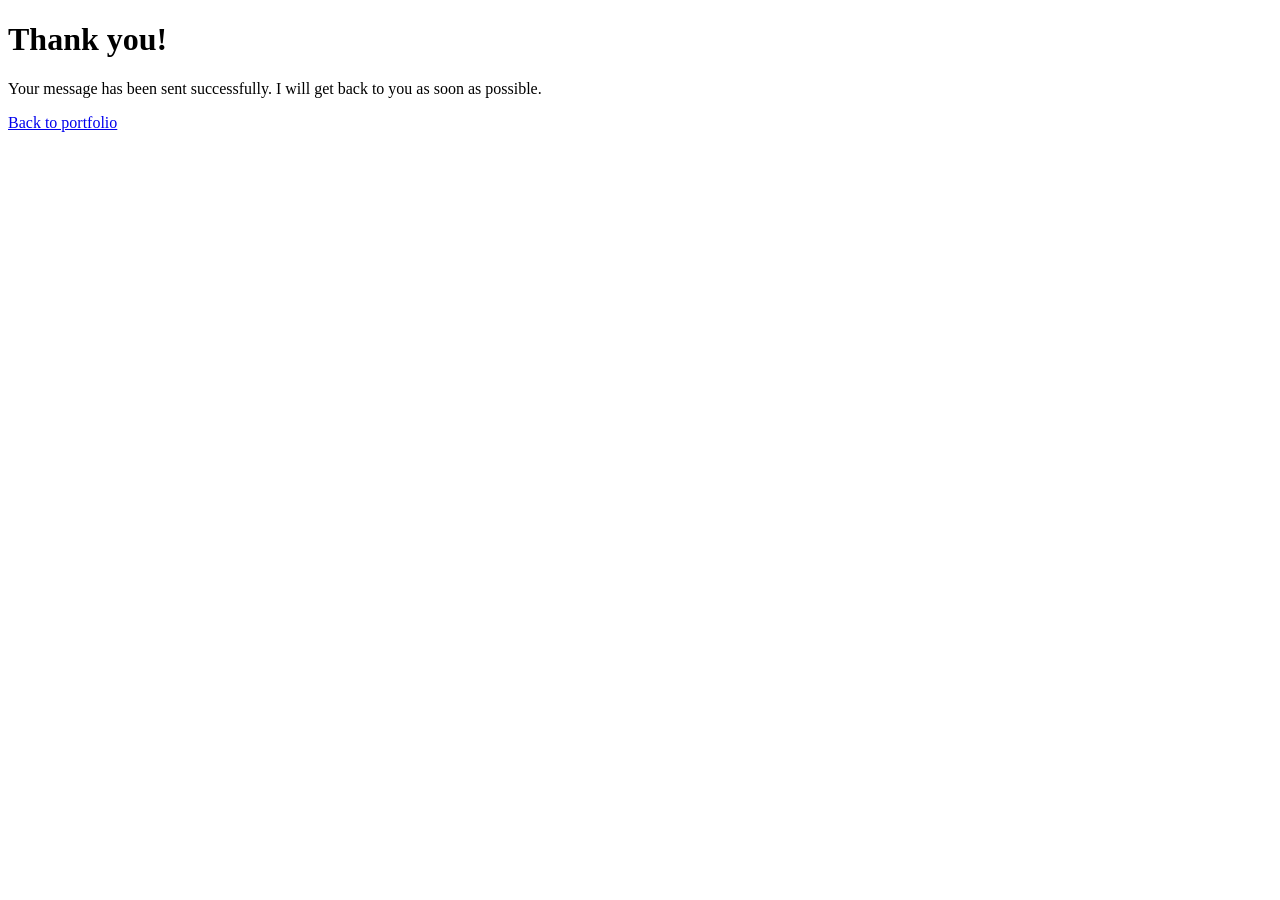
<file: success.html>
<!DOCTYPE html>
<html lang="en">
<head>
    <meta charset="UTF-8">
    <meta name="viewport" content="width=device-width, initial-scale=1.0">
    <title>Message Sent</title>
</head>

<body>

    <main>
        <h1>Thank you!</h1>

        <p>
            Your message has been sent successfully.
            I will get back to you as soon as possible.
        </p>

        <a href="/">Back to portfolio</a>
    </main>

</body>
</html>
</file>
<file: style.css>
/* ============================================
   RESET & BASE
   ============================================ */
*, *::before, *::after {
  margin: 0;
  padding: 0;
  box-sizing: border-box;
}

:root {
  --bg-primary: #050810;
  --bg-secondary: #0a0e1a;
  --bg-card: #0d1220;
  --bg-card-hover: #111830;
  --accent-blue: #3b82f6;
  --accent-blue-bright: #60a5fa;
  --accent-violet: #8b5cf6;
  --accent-violet-bright: #a78bfa;
  --accent-cyan: #22d3ee;
  --accent-emerald: #34d399;
  --accent-orange: #fb923c;
  --accent-amber: #fbbf24;
  --accent-rose: #fb7185;
  --text-primary: #f1f5f9;
  --text-secondary: #94a3b8;
  --border: rgba(255,255,255,0.06);
  --border-hover: rgba(255,255,255,0.12);
  --glass: rgba(13, 18, 32, 0.7);
  --radius: 16px;
  --radius-sm: 10px;
  --radius-xs: 6px;
  --transition: 0.35s cubic-bezier(0.4, 0, 0.2, 1);
  --transition-fast: 0.2s cubic-bezier(0.4, 0, 0.2, 1);
  --max-width: 1200px;
  --glow-blue: 0 0 30px rgba(59, 130, 246, 0.15), 0 0 60px rgba(59, 130, 246, 0.05);
  --glow-violet: 0 0 30px rgba(139, 92, 246, 0.15), 0 0 60px rgba(139, 92, 246, 0.05);
}

html {
  scroll-behavior: smooth;
  -webkit-font-smoothing: antialiased;
  -moz-osx-font-smoothing: grayscale;
}

body {
  font-family: 'Inter', -apple-system, BlinkMacSystemFont, sans-serif;
  background: var(--bg-primary);
  color: var(--text-primary);
  line-height: 1.6;
  overflow-x: hidden;
  position: relative;
}

a {
  text-decoration: none;
  color: inherit;
}

img { max-width: 100%; display: block; }

/* ============================================
   FLOATING BACKGROUND ORBS
   ============================================ */
.bg-orbs {
  position: fixed;
  inset: 0;
  pointer-events: none;
  z-index: 0;
  overflow: hidden;
}

.orb {
  position: absolute;
  border-radius: 50%;
  filter: blur(100px);
  opacity: 0.4;
  animation: orbFloat 20s ease-in-out infinite;
}

.orb-1 {
  width: 600px;
  height: 600px;
  background: radial-gradient(circle, rgba(59, 130, 246, 0.15), transparent 70%);
  top: -10%;
  right: -10%;
  animation-delay: 0s;
}

.orb-2 {
  width: 500px;
  height: 500px;
  background: radial-gradient(circle, rgba(139, 92, 246, 0.12), transparent 70%);
  bottom: 20%;
  left: -10%;
  animation-delay: -7s;
  animation-duration: 25s;
}

.orb-3 {
  width: 400px;
  height: 400px;
  background: radial-gradient(circle, rgba(34, 211, 238, 0.08), transparent 70%);
  top: 50%;
  right: 20%;
  animation-delay: -14s;
  animation-duration: 30s;
}

@keyframes orbFloat {
  0%, 100% { transform: translate(0, 0) scale(1); }
  25% { transform: translate(40px, -60px) scale(1.1); }
  50% { transform: translate(-30px, 40px) scale(0.95); }
  75% { transform: translate(60px, 20px) scale(1.05); }
}

/* ============================================
   NAVIGATION
   ============================================ */
.nav {
  position: fixed;
  top: 0;
  left: 0;
  right: 0;
  z-index: 1000;
  padding: 0 24px;
  transition: all var(--transition);
  border-bottom: 1px solid transparent;
}

.nav.scrolled {
  background: rgba(5, 8, 16, 0.8);
  backdrop-filter: blur(24px) saturate(180%);
  -webkit-backdrop-filter: blur(24px) saturate(180%);
  border-bottom-color: var(--border);
}

.nav-inner {
  max-width: var(--max-width);
  margin: 0 auto;
  display: flex;
  align-items: center;
  justify-content: space-between;
  height: 72px;
}

.nav-logo {
  font-family: 'Inter Tight', 'Inter', sans-serif;
  font-weight: 800;
  font-size: 17px;
  letter-spacing: 1.5px;
  color: var(--text-primary);
  transition: all var(--transition);
  display: flex;
  align-items: center;
  gap: 10px;
}

.logo-icon {
  width: 32px;
  height: 32px;
  background: linear-gradient(135deg, var(--accent-blue), var(--accent-violet));
  border-radius: 8px;
  display: flex;
  align-items: center;
  justify-content: center;
  font-size: 14px;
  font-weight: 900;
  color: #fff;
}

.nav-logo:hover {
  color: var(--accent-blue-bright);
}

.nav-links {
  display: flex;
  gap: 32px;
}

.nav-link {
  font-size: 13.5px;
  font-weight: 500;
  color: var(--text-secondary);
  transition: color var(--transition);
  position: relative;
  padding: 4px 0;
}

.nav-link::after {
  content: '';
  position: absolute;
  bottom: -2px;
  left: 50%;
  width: 0;
  height: 2px;
  background: linear-gradient(90deg, var(--accent-blue), var(--accent-violet));
  transition: all var(--transition);
  border-radius: 2px;
  transform: translateX(-50%);
}

.nav-link:hover {
  color: var(--text-primary);
}

.nav-link:hover::after,
.nav-link.active::after {
  width: 100%;
}

.nav-link.active {
  color: var(--text-primary);
}

.nav-cta {
  font-size: 13px;
  font-weight: 600;
  padding: 10px 22px;
  background: linear-gradient(135deg, var(--accent-blue), var(--accent-violet));
  color: #fff;
  border-radius: var(--radius-sm);
  transition: all var(--transition);
  letter-spacing: 0.3px;
  display: flex;
  align-items: center;
  gap: 8px;
  position: relative;
  overflow: hidden;
}

.cta-dot {
  width: 6px;
  height: 6px;
  background: var(--accent-emerald);
  border-radius: 50%;
  animation: dotPulse 2s ease-in-out infinite;
}

@keyframes dotPulse {
  0%, 100% { opacity: 1; transform: scale(1); }
  50% { opacity: 0.5; transform: scale(0.8); }
}

.nav-cta:hover {
  box-shadow: 0 0 30px rgba(59, 130, 246, 0.3), 0 0 60px rgba(139, 92, 246, 0.15);
  transform: translateY(-1px);
}

.nav-toggle {
  display: none;
  flex-direction: column;
  gap: 5px;
  background: none;
  border: none;
  cursor: pointer;
  padding: 4px;
}

.nav-toggle span {
  display: block;
  width: 22px;
  height: 2px;
  background: var(--text-primary);
  border-radius: 2px;
  transition: all var(--transition);
}

/* ============================================
   HERO SECTION
   ============================================ */
.hero {
  min-height: 100vh;
  display: flex;
  flex-direction: column;
  justify-content: center;
  padding: 120px 24px 60px;
  position: relative;
  overflow: hidden;
}

#heroCanvas {
  position: absolute;
  inset: 0;
  width: 100%;
  height: 100%;
  pointer-events: none;
}

.hero-inner {
  max-width: var(--max-width);
  margin: 0 auto;
  width: 100%;
  display: grid;
  grid-template-columns: 1.1fr 0.9fr;
  gap: 60px;
  align-items: center;
  position: relative;
  z-index: 2;
}

.hero-badge {
  display: inline-flex;
  align-items: center;
  gap: 10px;
  font-family: 'JetBrains Mono', monospace;
  font-size: 12px;
  font-weight: 500;
  color: var(--accent-emerald);
  border: 1px solid rgba(52, 211, 153, 0.2);
  background: rgba(52, 211, 153, 0.05);
  padding: 8px 16px;
  border-radius: 24px;
  margin-bottom: 32px;
  letter-spacing: 0.5px;
  backdrop-filter: blur(10px);
}

.badge-pulse {
  width: 8px;
  height: 8px;
  background: var(--accent-emerald);
  border-radius: 50%;
  position: relative;
}

.badge-pulse::after {
  content: '';
  position: absolute;
  inset: -3px;
  border-radius: 50%;
  border: 1px solid var(--accent-emerald);
  animation: badgePulse 2s ease-out infinite;
}

@keyframes badgePulse {
  0% { transform: scale(1); opacity: 0.6; }
  100% { transform: scale(2.5); opacity: 0; }
}

.hero-title {
  font-family: 'Inter Tight', 'Inter', sans-serif;
  font-size: clamp(36px, 4.2vw, 56px);
  font-weight: 900;
  line-height: 1.12;
  letter-spacing: -0.035em;
  margin-bottom: 28px;
  color: var(--text-primary);
}

.title-line {
  display: block;
}

.text-gradient {
  background: linear-gradient(135deg, var(--accent-blue-bright), var(--accent-cyan));
  -webkit-background-clip: text;
  -webkit-text-fill-color: transparent;
  background-clip: text;
}

.text-gradient-violet {
  background: linear-gradient(135deg, var(--accent-violet-bright), var(--accent-rose));
  -webkit-background-clip: text;
  -webkit-text-fill-color: transparent;
  background-clip: text;
}

.cursor-blink {
  color: var(--accent-blue);
  -webkit-text-fill-color: var(--accent-blue);
  animation: blink 1s step-end infinite;
}

@keyframes blink {
  0%, 100% { opacity: 1; }
  50% { opacity: 0; }
}

.hero-sub {
  font-size: 17px;
  color: var(--text-secondary);
  line-height: 1.75;
  margin-bottom: 40px;
  max-width: 520px;
}

.hero-buttons {
  display: flex;
  gap: 16px;
  flex-wrap: wrap;
}

/* Hero Code Block */
.hero-visual {
  display: flex;
  align-items: center;
  justify-content: center;
  position: relative;
}

.hero-code-block {
  width: 100%;
  max-width: 420px;
  background: rgba(10, 14, 26, 0.8);
  border: 1px solid var(--border);
  border-radius: var(--radius);
  overflow: hidden;
  backdrop-filter: blur(20px);
  box-shadow: 0 20px 80px rgba(0,0,0,0.4), var(--glow-blue);
  animation: codeFloat 6s ease-in-out infinite;
  position: relative;
}

.hero-code-block::before {
  content: '';
  position: absolute;
  top: 0;
  left: 0;
  right: 0;
  height: 1px;
  background: linear-gradient(90deg, transparent, var(--accent-blue), var(--accent-violet), transparent);
}

@keyframes codeFloat {
  0%, 100% { transform: translateY(0); }
  50% { transform: translateY(-10px); }
}

.code-header {
  display: flex;
  align-items: center;
  gap: 12px;
  padding: 14px 18px;
  border-bottom: 1px solid var(--border);
  background: rgba(255,255,255,0.02);
}

.code-dots {
  display: flex;
  gap: 6px;
}

.dot {
  width: 10px;
  height: 10px;
  border-radius: 50%;
}

.dot-red { background: #ef4444; }
.dot-yellow { background: #eab308; }
.dot-green { background: #22c55e; }

.code-filename {
  font-family: 'JetBrains Mono', monospace;
  font-size: 12px;
  color: var(--text-secondary);
}

.code-body {
  padding: 20px;
  overflow: hidden;
}

.code-body code {
  font-family: 'JetBrains Mono', monospace;
  font-size: 13px;
  line-height: 1.8;
  color: var(--text-secondary);
  white-space: pre;
}

.code-keyword { color: var(--accent-violet-bright); }
.code-var { color: var(--accent-blue-bright); }
.code-key { color: var(--accent-cyan); }
.code-string { color: var(--accent-emerald); }
.code-bool { color: var(--accent-orange); }

/* Hero Trust Bar */
.hero-trust {
  max-width: var(--max-width);
  margin: 80px auto 0;
  width: 100%;
  display: flex;
  align-items: center;
  justify-content: center;
  gap: 24px;
  flex-wrap: wrap;
  padding-top: 40px;
  border-top: 1px solid var(--border);
  position: relative;
  z-index: 2;
}

.trust-item {
  font-family: 'JetBrains Mono', monospace;
  font-size: 11.5px;
  font-weight: 500;
  color: var(--text-secondary);
  letter-spacing: 0.5px;
  text-transform: uppercase;
  display: flex;
  align-items: center;
  gap: 8px;
  transition: color var(--transition);
}

.trust-item:hover {
  color: var(--accent-blue-bright);
}

.trust-icon {
  font-size: 6px;
  color: var(--accent-blue);
}

.trust-sep {
  width: 4px;
  height: 4px;
  border-radius: 50%;
  background: rgba(255,255,255,0.1);
}

/* Scroll Indicator */
.hero-scroll-indicator {
  position: absolute;
  bottom: 30px;
  left: 50%;
  transform: translateX(-50%);
  z-index: 2;
}

.scroll-line {
  width: 1px;
  height: 40px;
  background: linear-gradient(to bottom, var(--accent-blue), transparent);
  animation: scrollPulse 2s ease-in-out infinite;
}

@keyframes scrollPulse {
  0%, 100% { opacity: 0.3; height: 40px; }
  50% { opacity: 1; height: 60px; }
}

/* ============================================
   BUTTONS
   ============================================ */
.btn {
  display: inline-flex;
  align-items: center;
  justify-content: center;
  gap: 8px;
  font-family: 'Inter', sans-serif;
  font-weight: 600;
  font-size: 14px;
  padding: 14px 28px;
  border-radius: var(--radius-sm);
  transition: all var(--transition);
  cursor: pointer;
  border: none;
  letter-spacing: 0.2px;
  position: relative;
  overflow: hidden;
}

.btn svg {
  transition: transform var(--transition);
}

.btn:hover svg {
  transform: translate(2px, -2px);
}

.btn-primary {
  background: linear-gradient(135deg, var(--accent-blue), #4f46e5);
  color: #fff;
  box-shadow: 0 4px 15px rgba(59, 130, 246, 0.2);
}

.btn-primary::before {
  content: '';
  position: absolute;
  inset: 0;
  background: linear-gradient(135deg, rgba(255,255,255,0.1), transparent);
  opacity: 0;
  transition: opacity var(--transition);
}

.btn-primary:hover {
  box-shadow: 0 8px 30px rgba(59, 130, 246, 0.35), 0 0 60px rgba(59, 130, 246, 0.1);
  transform: translateY(-2px);
}

.btn-primary:hover::before {
  opacity: 1;
}

.btn-secondary {
  background: rgba(255,255,255,0.04);
  color: var(--text-primary);
  border: 1px solid var(--border-hover);
  backdrop-filter: blur(10px);
}

.btn-secondary:hover {
  background: rgba(255,255,255,0.08);
  border-color: rgba(255,255,255,0.2);
  transform: translateY(-2px);
  box-shadow: 0 8px 30px rgba(0,0,0,0.2);
}

.btn-ghost {
  background: transparent;
  color: var(--text-secondary);
  border: 1px solid var(--border);
  font-size: 13px;
  padding: 10px 18px;
}

.btn-ghost:hover {
  color: var(--text-primary);
  border-color: var(--border-hover);
  background: rgba(255,255,255,0.03);
}

.btn-sm {
  font-size: 13px;
  padding: 10px 18px;
}

.btn-full {
  width: 100%;
}

/* ============================================
   SECTIONS - COMMON
   ============================================ */
.section {
  padding: 140px 24px;
  position: relative;
  z-index: 1;
}

.section-inner {
  max-width: var(--max-width);
  margin: 0 auto;
}

.section-header {
  margin-bottom: 60px;
}

.section-label {
  font-family: 'JetBrains Mono', monospace;
  font-size: 13px;
  font-weight: 500;
  color: var(--accent-blue);
  letter-spacing: 1px;
  margin-bottom: 14px;
}

.section-title {
  font-family: 'Inter Tight', 'Inter', sans-serif;
  font-size: clamp(30px, 3.2vw, 46px);
  font-weight: 900;
  letter-spacing: -0.03em;
  color: var(--text-primary);
  line-height: 1.2;
}

.section-desc {
  font-size: 16px;
  color: var(--text-secondary);
  margin-top: 16px;
  max-width: 500px;
  line-height: 1.7;
}

/* Alternating backgrounds */
.about {
  background: var(--bg-secondary);
}

.projects {
  background: var(--bg-primary);
}

.skills {
  background: var(--bg-secondary);
}

.experience {
  background: var(--bg-primary);
}

.contact {
  background: var(--bg-secondary);
}

/* ============================================
   ABOUT SECTION
   ============================================ */
.about-grid {
  display: grid;
  grid-template-columns: 320px 1fr;
  gap: 80px;
  align-items: start;
}

.about-image-card {
  position: relative;
}

.about-image-placeholder {
  width: 320px;
  height: 380px;
  background: var(--bg-card);
  border: 1px solid var(--border);
  border-radius: var(--radius);
  display: flex;
  align-items: center;
  justify-content: center;
  color: var(--text-secondary);
  position: relative;
  overflow: hidden;
}

.about-image-placeholder::before {
  content: '';
  position: absolute;
  top: 0;
  left: 0;
  right: 0;
  height: 1px;
  background: linear-gradient(90deg, transparent, var(--accent-blue), var(--accent-violet), transparent);
}

.about-image-placeholder::after {
  content: '';
  position: absolute;
  inset: 0;
  background: linear-gradient(135deg, rgba(59, 130, 246, 0.05), transparent 40%, rgba(139, 92, 246, 0.05));
  pointer-events: none;
}

.profile-image {
  width: 100%;
  height: 100%;
  object-fit: cover;
  object-position: center top;
  border-radius: var(--radius);
}

.avatar-ring {
  width: 120px;
  height: 120px;
  border: 2px solid var(--border-hover);
  border-radius: 50%;
  display: flex;
  align-items: center;
  justify-content: center;
  position: relative;
}

.avatar-ring::before {
  content: '';
  position: absolute;
  inset: -8px;
  border-radius: 50%;
  border: 1px solid var(--border);
  animation: ringPulse 3s ease-in-out infinite;
}

@keyframes ringPulse {
  0%, 100% { transform: scale(1); opacity: 0.5; }
  50% { transform: scale(1.1); opacity: 0; }
}

.about-image-glow {
  position: absolute;
  bottom: -20px;
  left: 50%;
  transform: translateX(-50%);
  width: 80%;
  height: 40px;
  background: radial-gradient(ellipse, rgba(59, 130, 246, 0.15), transparent);
  filter: blur(20px);
}

.about-text {
  font-size: 16px;
  line-height: 1.85;
  color: var(--text-secondary);
  margin-bottom: 20px;
}

.about-text strong {
  color: var(--text-primary);
  font-weight: 600;
}

.about-stats {
  display: grid;
  grid-template-columns: repeat(3, 1fr);
  gap: 20px;
  margin-top: 40px;
  padding-top: 40px;
  border-top: 1px solid var(--border);
}

.stat-card {
  padding: 20px;
  background: var(--bg-card);
  border: 1px solid var(--border);
  border-radius: var(--radius-sm);
  transition: all var(--transition);
  display: flex;
  flex-direction: column;
  gap: 10px;
}

.stat-card:hover {
  border-color: rgba(59, 130, 246, 0.2);
  transform: translateY(-3px);
  box-shadow: var(--glow-blue);
}

.stat-icon {
  color: var(--accent-blue);
}

.stat-value {
  font-family: 'Inter Tight', 'Inter', sans-serif;
  font-size: 14px;
  font-weight: 700;
  color: var(--text-primary);
}

.stat-label {
  font-size: 12px;
  color: var(--text-secondary);
}

/* ============================================
   PROJECTS SECTION
   ============================================ */
.projects-grid {
  display: grid;
  grid-template-columns: repeat(auto-fill, minmax(340px, 1fr));
  gap: 24px;
}

.project-card {
  background: var(--bg-card);
  border: 1px solid var(--border);
  border-radius: var(--radius);
  padding: 32px;
  transition: all var(--transition);
  display: flex;
  flex-direction: column;
  position: relative;
  overflow: hidden;
}

.project-card-glow {
  position: absolute;
  top: 0;
  left: 0;
  right: 0;
  height: 1px;
  background: linear-gradient(90deg, transparent, var(--accent-blue), transparent);
  opacity: 0;
  transition: opacity var(--transition);
}

.project-card::after {
  content: '';
  position: absolute;
  inset: 0;
  background: radial-gradient(circle at top right, rgba(59, 130, 246, 0.03), transparent 60%);
  pointer-events: none;
  opacity: 0;
  transition: opacity var(--transition);
}

.project-card:hover {
  border-color: rgba(59, 130, 246, 0.15);
  transform: translateY(-6px);
  box-shadow: 0 20px 60px rgba(0,0,0,0.3), var(--glow-blue);
}

.project-card:hover .project-card-glow {
  opacity: 1;
}

.project-card:hover::after {
  opacity: 1;
}

.project-card-featured {
  grid-column: span 2;
  background: linear-gradient(135deg, rgba(59, 130, 246, 0.04), var(--bg-card));
}

.project-header {
  display: flex;
  align-items: center;
  justify-content: space-between;
  margin-bottom: 20px;
}

.project-icon {
  width: 48px;
  height: 48px;
  background: rgba(59, 130, 246, 0.1);
  border: 1px solid rgba(59, 130, 246, 0.15);
  border-radius: 12px;
  display: flex;
  align-items: center;
  justify-content: center;
  color: var(--accent-blue);
  transition: all var(--transition);
}

.project-card:hover .project-icon {
  box-shadow: 0 0 20px rgba(59, 130, 246, 0.15);
}

.icon-violet {
  background: rgba(139, 92, 246, 0.1);
  border-color: rgba(139, 92, 246, 0.15);
  color: var(--accent-violet);
}

.icon-cyan {
  background: rgba(34, 211, 238, 0.1);
  border-color: rgba(34, 211, 238, 0.15);
  color: var(--accent-cyan);
}

.icon-emerald {
  background: rgba(52, 211, 153, 0.1);
  border-color: rgba(52, 211, 153, 0.15);
  color: var(--accent-emerald);
}

.icon-orange {
  background: rgba(251, 146, 60, 0.1);
  border-color: rgba(251, 146, 60, 0.15);
  color: var(--accent-orange);
}

.project-label {
  font-family: 'JetBrains Mono', monospace;
  font-size: 11px;
  font-weight: 500;
  color: var(--accent-blue);
  letter-spacing: 1px;
  text-transform: uppercase;
  padding: 4px 10px;
  background: rgba(59, 130, 246, 0.08);
  border-radius: 4px;
}

.label-violet { color: var(--accent-violet); background: rgba(139, 92, 246, 0.08); }
.label-cyan { color: var(--accent-cyan); background: rgba(34, 211, 238, 0.08); }
.label-emerald { color: var(--accent-emerald); background: rgba(52, 211, 153, 0.08); }
.label-orange { color: var(--accent-orange); background: rgba(251, 146, 60, 0.08); }

.project-title {
  font-family: 'Inter Tight', 'Inter', sans-serif;
  font-size: 20px;
  font-weight: 700;
  margin-bottom: 12px;
  color: var(--text-primary);
  letter-spacing: -0.01em;
}

.project-desc {
  font-size: 14px;
  line-height: 1.75;
  color: var(--text-secondary);
  margin-bottom: 20px;
  flex: 1;
}

.project-tags {
  display: flex;
  gap: 8px;
  flex-wrap: wrap;
  margin-bottom: 24px;
}

.tag {
  font-family: 'JetBrains Mono', monospace;
  font-size: 11px;
  font-weight: 500;
  padding: 5px 12px;
  background: rgba(255,255,255,0.03);
  border: 1px solid var(--border);
  border-radius: var(--radius-xs);
  color: var(--text-secondary);
  letter-spacing: 0.3px;
  transition: all var(--transition);
  display: inline-flex;
  align-items: center;
  gap: 6px;
}

.tag:hover {
  border-color: var(--border-hover);
  color: var(--text-primary);
  background: rgba(255,255,255,0.06);
}

.tag-icon {
  width: 14px;
  height: 14px;
  display: inline-block;
}

.project-actions {
  display: flex;
  gap: 10px;
  flex-wrap: wrap;
}

/* ============================================
   SKILLS SECTION
   ============================================ */
.skills-grid {
  display: grid;
  grid-template-columns: repeat(auto-fill, minmax(280px, 1fr));
  gap: 24px;
}

.skill-group {
  background: var(--bg-card);
  border: 1px solid var(--border);
  border-radius: var(--radius);
  padding: 28px;
  transition: all var(--transition);
  position: relative;
  overflow: hidden;
}

.skill-group::before {
  content: '';
  position: absolute;
  top: 0;
  left: 0;
  right: 0;
  height: 1px;
  background: linear-gradient(90deg, transparent, var(--accent-blue), transparent);
  opacity: 0;
  transition: opacity var(--transition);
}

.skill-group:hover {
  border-color: rgba(59, 130, 246, 0.15);
  transform: translateY(-4px);
  box-shadow: var(--glow-blue);
}

.skill-group:hover::before {
  opacity: 1;
}

.skill-group-header {
  display: flex;
  align-items: center;
  gap: 12px;
  margin-bottom: 20px;
}

.skill-group-icon {
  width: 36px;
  height: 36px;
  background: rgba(59, 130, 246, 0.1);
  border-radius: 8px;
  display: flex;
  align-items: center;
  justify-content: center;
  color: var(--accent-blue);
}

.skill-group-icon.icon-cyan { background: rgba(34, 211, 238, 0.1); color: var(--accent-cyan); }
.skill-group-icon.icon-violet { background: rgba(139, 92, 246, 0.1); color: var(--accent-violet); }
.skill-group-icon.icon-emerald { background: rgba(52, 211, 153, 0.1); color: var(--accent-emerald); }
.skill-group-icon.icon-orange { background: rgba(251, 146, 60, 0.1); color: var(--accent-orange); }

.skill-group-title {
  font-family: 'Inter Tight', 'Inter', sans-serif;
  font-size: 14px;
  font-weight: 700;
  color: var(--text-primary);
  text-transform: uppercase;
  letter-spacing: 1px;
}

.skill-items {
  display: flex;
  flex-wrap: wrap;
  gap: 10px;
}

.skill-badge {
  font-family: 'JetBrains Mono', monospace;
  font-size: 12px;
  font-weight: 500;
  padding: 8px 16px;
  border-radius: 8px;
  transition: all var(--transition);
  cursor: default;
  position: relative;
  overflow: hidden;
  display: inline-flex;
  align-items: center;
  gap: 6px;
}

.skill-icon {
  width: 14px;
  height: 14px;
  display: inline-block;
}

.skill-badge[data-color="blue"] {
  background: rgba(59, 130, 246, 0.08);
  border: 1px solid rgba(59, 130, 246, 0.15);
  color: var(--accent-blue-bright);
}
.skill-badge[data-color="blue"]:hover {
  background: rgba(59, 130, 246, 0.15);
  box-shadow: 0 0 20px rgba(59, 130, 246, 0.1);
  transform: translateY(-2px);
}

.skill-badge[data-color="yellow"],
.skill-badge[data-color="amber"] {
  background: rgba(251, 191, 36, 0.08);
  border: 1px solid rgba(251, 191, 36, 0.15);
  color: var(--accent-amber);
}
.skill-badge[data-color="yellow"]:hover,
.skill-badge[data-color="amber"]:hover {
  background: rgba(251, 191, 36, 0.15);
  box-shadow: 0 0 20px rgba(251, 191, 36, 0.1);
  transform: translateY(-2px);
}

.skill-badge[data-color="violet"] {
  background: rgba(139, 92, 246, 0.08);
  border: 1px solid rgba(139, 92, 246, 0.15);
  color: var(--accent-violet-bright);
}
.skill-badge[data-color="violet"]:hover {
  background: rgba(139, 92, 246, 0.15);
  box-shadow: 0 0 20px rgba(139, 92, 246, 0.1);
  transform: translateY(-2px);
}

.skill-badge[data-color="cyan"] {
  background: rgba(34, 211, 238, 0.08);
  border: 1px solid rgba(34, 211, 238, 0.15);
  color: var(--accent-cyan);
}
.skill-badge[data-color="cyan"]:hover {
  background: rgba(34, 211, 238, 0.15);
  box-shadow: 0 0 20px rgba(34, 211, 238, 0.1);
  transform: translateY(-2px);
}

.skill-badge[data-color="emerald"] {
  background: rgba(52, 211, 153, 0.08);
  border: 1px solid rgba(52, 211, 153, 0.15);
  color: var(--accent-emerald);
}
.skill-badge[data-color="emerald"]:hover {
  background: rgba(52, 211, 153, 0.15);
  box-shadow: 0 0 20px rgba(52, 211, 153, 0.1);
  transform: translateY(-2px);
}

.skill-badge[data-color="orange"] {
  background: rgba(251, 146, 60, 0.08);
  border: 1px solid rgba(251, 146, 60, 0.15);
  color: var(--accent-orange);
}
.skill-badge[data-color="orange"]:hover {
  background: rgba(251, 146, 60, 0.15);
  box-shadow: 0 0 20px rgba(251, 146, 60, 0.1);
  transform: translateY(-2px);
}

/* ============================================
   EXPERIENCE / TIMELINE
   ============================================ */
.timeline {
  display: grid;
  grid-template-columns: repeat(2, 1fr);
  gap: 32px;
  max-width: 100%;
}

.timeline-track {
  display: none;
}

.timeline-item {
  position: relative;
  margin-bottom: 0;
}

.timeline-marker {
  position: absolute;
  left: 24px;
  top: 24px;
  width: 18px;
  height: 18px;
  border-radius: 50%;
  background: var(--bg-card);
  border: 2px solid var(--accent-blue);
  z-index: 1;
  transition: all var(--transition);
  display: flex;
  align-items: center;
  justify-content: center;
}

.timeline-marker-inner {
  width: 6px;
  height: 6px;
  border-radius: 50%;
  background: var(--accent-blue);
  transition: all var(--transition);
}

.timeline-item:hover .timeline-marker {
  border-color: var(--accent-violet);
  box-shadow: 0 0 20px rgba(139, 92, 246, 0.3);
}

.timeline-item:hover .timeline-marker-inner {
  background: var(--accent-violet);
}

.timeline-content {
  background: var(--bg-card);
  border: 1px solid var(--border);
  border-radius: var(--radius);
  padding: 28px;
  transition: all var(--transition);
  position: relative;
  overflow: hidden;
}

.timeline-icon {
  width: 48px;
  height: 48px;
  background: rgba(59, 130, 246, 0.1);
  border: 1px solid rgba(59, 130, 246, 0.2);
  border-radius: 12px;
  display: flex;
  align-items: center;
  justify-content: center;
  color: var(--accent-blue);
  margin-bottom: 16px;
  transition: all var(--transition);
}

.timeline-item:hover .timeline-icon {
  background: rgba(59, 130, 246, 0.15);
  box-shadow: 0 0 20px rgba(59, 130, 246, 0.2);
  transform: scale(1.05);
}

.timeline-content::before {
  content: '';
  position: absolute;
  top: 0;
  left: 0;
  right: 0;
  height: 1px;
  background: linear-gradient(90deg, var(--accent-blue), transparent);
  opacity: 0;
  transition: opacity var(--transition);
}

.timeline-item:hover .timeline-content {
  border-color: var(--border-hover);
  transform: translateX(6px);
  box-shadow: var(--glow-blue);
}

.timeline-item:hover .timeline-content::before {
  opacity: 1;
}

.timeline-date {
  font-family: 'JetBrains Mono', monospace;
  font-size: 11px;
  font-weight: 500;
  color: var(--accent-cyan);
  letter-spacing: 1px;
  text-transform: uppercase;
  display: inline-block;
  margin-bottom: 10px;
  padding: 3px 10px;
  background: rgba(34, 211, 238, 0.06);
  border-radius: 4px;
}

.timeline-title {
  font-family: 'Inter Tight', 'Inter', sans-serif;
  font-size: 18px;
  font-weight: 700;
  color: var(--text-primary);
  margin-bottom: 10px;
}

.timeline-desc {
  font-size: 14px;
  line-height: 1.75;
  color: var(--text-secondary);
  margin-bottom: 16px;
}

.timeline-tags {
  display: flex;
  gap: 8px;
  flex-wrap: wrap;
}

.timeline-tag {
  font-family: 'JetBrains Mono', monospace;
  font-size: 10px;
  font-weight: 500;
  padding: 4px 10px;
  background: rgba(59, 130, 246, 0.06);
  border: 1px solid rgba(59, 130, 246, 0.1);
  border-radius: 4px;
  color: var(--accent-blue-bright);
  letter-spacing: 0.3px;
}

/* ============================================
   CONTACT SECTION
   ============================================ */
.contact-grid {
  display: flex;
  justify-content: center;
  align-items: start;
}

.contact-form {
  display: flex;
  flex-direction: column;
  gap: 20px;
}

.form-group {
  display: flex;
  flex-direction: column;
  gap: 8px;
}

.form-group label {
  font-size: 13px;
  font-weight: 600;
  color: var(--text-secondary);
  letter-spacing: 0.3px;
}

.form-group input,
.form-group textarea {
  font-family: 'Inter', sans-serif;
  font-size: 14px;
  padding: 14px 16px;
  background: var(--bg-card);
  border: 1px solid var(--border);
  border-radius: var(--radius-sm);
  color: var(--text-primary);
  transition: all var(--transition);
  outline: none;
  resize: vertical;
}

.form-group input::placeholder,
.form-group textarea::placeholder {
  color: rgba(148, 163, 184, 0.4);
}

.form-group input:focus,
.form-group textarea:focus {
  border-color: var(--accent-blue);
  box-shadow: 0 0 0 3px rgba(59, 130, 246, 0.1), 0 0 20px rgba(59, 130, 246, 0.05);
}

.contact-info {
  display: flex;
  flex-direction: column;
  gap: 24px;
  padding-top: 8px;
  max-width: 500px;
  width: 100%;
}

.contact-detail-card {
  padding: 24px;
  background: var(--bg-card);
  border: 1px solid var(--border);
  border-radius: var(--radius);
  transition: all var(--transition);
}

.contact-detail-card:hover {
  border-color: var(--border-hover);
}

.contact-detail {
  display: flex;
  align-items: center;
  gap: 16px;
}

.contact-icon {
  width: 44px;
  height: 44px;
  background: rgba(59, 130, 246, 0.1);
  border-radius: 10px;
  display: flex;
  align-items: center;
  justify-content: center;
  color: var(--accent-blue);
  flex-shrink: 0;
}

.contact-detail-label {
  display: block;
  font-size: 12px;
  color: var(--text-secondary);
  margin-bottom: 2px;
}

.contact-detail-value {
  display: block;
  font-size: 15px;
  color: var(--text-primary);
  font-weight: 500;
  transition: color var(--transition);
}

.contact-detail-value:hover {
  color: var(--accent-blue);
}

.contact-links {
  display: flex;
  flex-direction: column;
  gap: 12px;
}

.contact-link-btn {
  display: flex;
  align-items: center;
  gap: 14px;
  padding: 16px 20px;
  background: var(--bg-card);
  border: 1px solid var(--border);
  border-radius: var(--radius-sm);
  color: var(--text-primary);
  font-size: 14px;
  font-weight: 500;
  transition: all var(--transition);
}

.contact-link-btn svg:first-child {
  color: var(--text-secondary);
  transition: color var(--transition);
}

.link-arrow {
  margin-left: auto;
  color: var(--text-secondary);
  opacity: 0;
  transform: translate(-4px, 4px);
  transition: all var(--transition);
}

.contact-link-btn:hover {
  background: rgba(59, 130, 246, 0.05);
  border-color: rgba(59, 130, 246, 0.15);
  transform: translateX(4px);
  box-shadow: var(--glow-blue);
}

.contact-link-btn:hover svg:first-child {
  color: var(--accent-blue);
}

.contact-link-btn:hover .link-arrow {
  opacity: 1;
  transform: translate(0, 0);
  color: var(--accent-blue);
}

/* ============================================
   FOOTER
   ============================================ */
.footer {
  padding: 48px 24px;
  border-top: 1px solid var(--border);
  background: var(--bg-primary);
  position: relative;
  z-index: 1;
}

.footer-inner {
  max-width: var(--max-width);
  margin: 0 auto;
}

.footer-top {
  display: flex;
  align-items: center;
  justify-content: space-between;
  padding-bottom: 32px;
  border-bottom: 1px solid var(--border);
  margin-bottom: 24px;
}

.footer-brand {
  display: flex;
  flex-direction: column;
  gap: 4px;
}

.footer-logo {
  font-family: 'Inter Tight', 'Inter', sans-serif;
  font-weight: 800;
  font-size: 16px;
  letter-spacing: 1.5px;
  color: var(--text-primary);
}

.footer-tagline {
  font-size: 13px;
  color: var(--text-secondary);
}

.footer-links {
  display: flex;
  gap: 24px;
}

.footer-links a {
  font-size: 13px;
  color: var(--text-secondary);
  transition: color var(--transition);
}

.footer-links a:hover {
  color: var(--accent-blue-bright);
}

.footer-bottom {
  display: flex;
  align-items: center;
  justify-content: space-between;
}

.footer-copy {
  font-size: 12px;
  color: rgba(148, 163, 184, 0.4);
}

.footer-built {
  font-size: 12px;
  color: rgba(148, 163, 184, 0.4);
}

/* ============================================
   SCROLL ANIMATIONS
   ============================================ */
[data-aos] {
  opacity: 0;
  transform: translateY(30px);
  transition: opacity 0.7s cubic-bezier(0.4, 0, 0.2, 1), transform 0.7s cubic-bezier(0.4, 0, 0.2, 1);
}

[data-aos].visible {
  opacity: 1;
  transform: translateY(0);
}

/* Stagger children */
.projects-grid [data-aos]:nth-child(2) { transition-delay: 0.1s; }
.projects-grid [data-aos]:nth-child(3) { transition-delay: 0.2s; }
.projects-grid [data-aos]:nth-child(4) { transition-delay: 0.3s; }
.projects-grid [data-aos]:nth-child(5) { transition-delay: 0.4s; }

.skills-grid [data-aos]:nth-child(2) { transition-delay: 0.1s; }
.skills-grid [data-aos]:nth-child(3) { transition-delay: 0.15s; }
.skills-grid [data-aos]:nth-child(4) { transition-delay: 0.2s; }
.skills-grid [data-aos]:nth-child(5) { transition-delay: 0.25s; }

.timeline [data-aos]:nth-child(3) { transition-delay: 0.1s; }
.timeline [data-aos]:nth-child(4) { transition-delay: 0.2s; }
.timeline [data-aos]:nth-child(5) { transition-delay: 0.3s; }

/* ============================================
   RESPONSIVE
   ============================================ */
@media (max-width: 1024px) {
  .project-card-featured {
    grid-column: span 1;
  }
}

@media (max-width: 968px) {
  .hero-inner {
    grid-template-columns: 1fr;
    gap: 40px;
    text-align: center;
  }

  .hero-content {
    display: flex;
    flex-direction: column;
    align-items: center;
  }

  .hero-sub {
    max-width: 100%;
  }

  .hero-visual {
    display: none;
  }

  .hero-buttons {
    justify-content: center;
  }

  .about-grid {
    grid-template-columns: 1fr;
    gap: 40px;
  }

  .about-image-placeholder {
    width: 100%;
    height: 380px;
  }

  .profile-image {
    object-position: center top;
  }

  .contact-grid {
    grid-template-columns: 1fr;
    gap: 48px;
  }

  .projects-grid {
    grid-template-columns: 1fr;
  }
}

@media (max-width: 768px) {
  .nav-links {
    display: none;
    position: absolute;
    top: 72px;
    left: 0;
    right: 0;
    background: rgba(5, 8, 16, 0.95);
    backdrop-filter: blur(24px);
    flex-direction: column;
    padding: 24px;
    gap: 0;
    border-bottom: 1px solid var(--border);
  }

  .nav-links.open {
    display: flex;
  }

  .nav-links .nav-link {
    padding: 14px 0;
    border-bottom: 1px solid var(--border);
  }

  .nav-links .nav-link::after {
    display: none;
  }

  .nav-links .nav-link:last-child {
    border-bottom: none;
  }

  .nav-cta {
    display: none;
  }

  .nav-toggle {
    display: flex;
  }

  .section {
    padding: 100px 20px;
  }

  .section-title {
    font-size: clamp(26px, 6vw, 36px);
  }

  .hero {
    padding: 100px 20px 40px;
  }

  .hero-title {
    font-size: clamp(28px, 7vw, 42px);
  }

  .hero-trust {
    gap: 16px;
    margin-top: 48px;
    padding-top: 28px;
  }

  .trust-sep {
    display: none;
  }

  .about-stats {
    grid-template-columns: 1fr;
    gap: 12px;
  }

  .skills-grid {
    grid-template-columns: 1fr;
  }

  .timeline {
    grid-template-columns: 1fr;
  }

  .footer-top, .footer-bottom {
    flex-direction: column;
    gap: 16px;
    text-align: center;
  }
}
</file>
